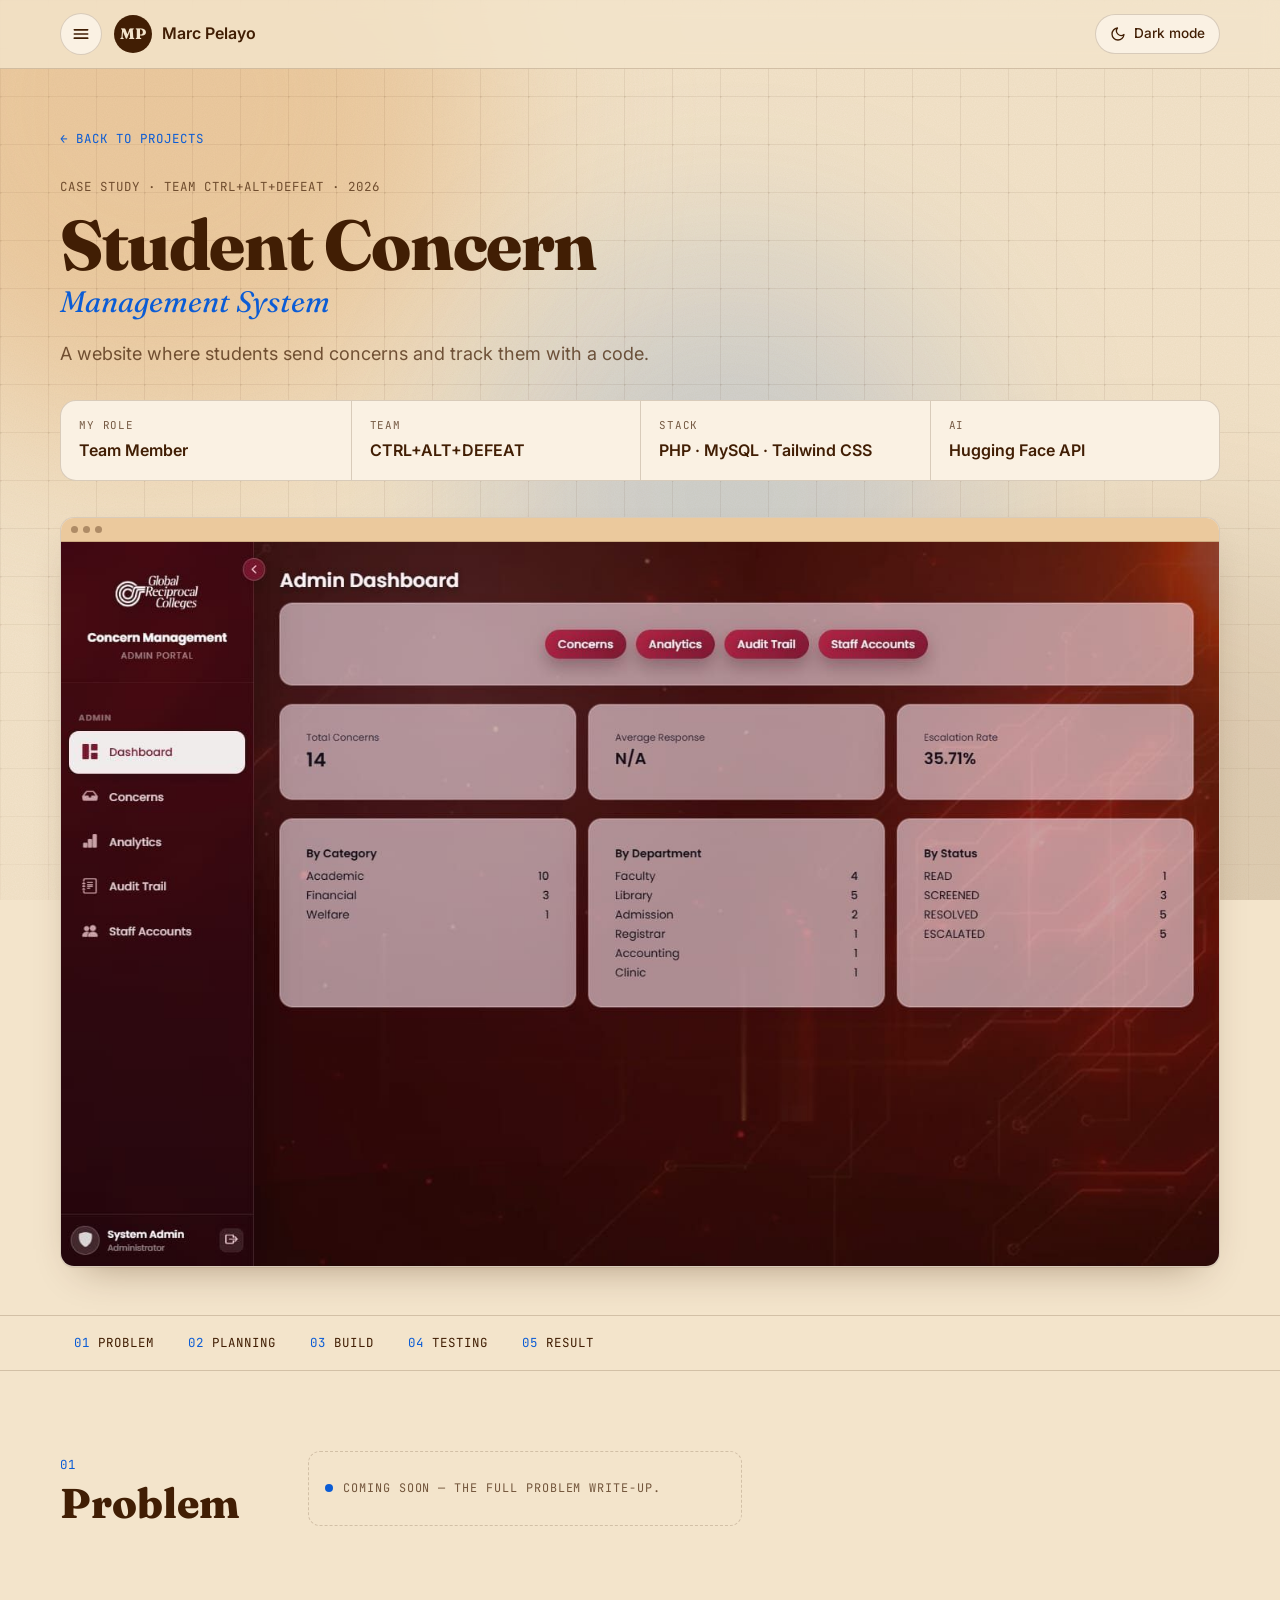
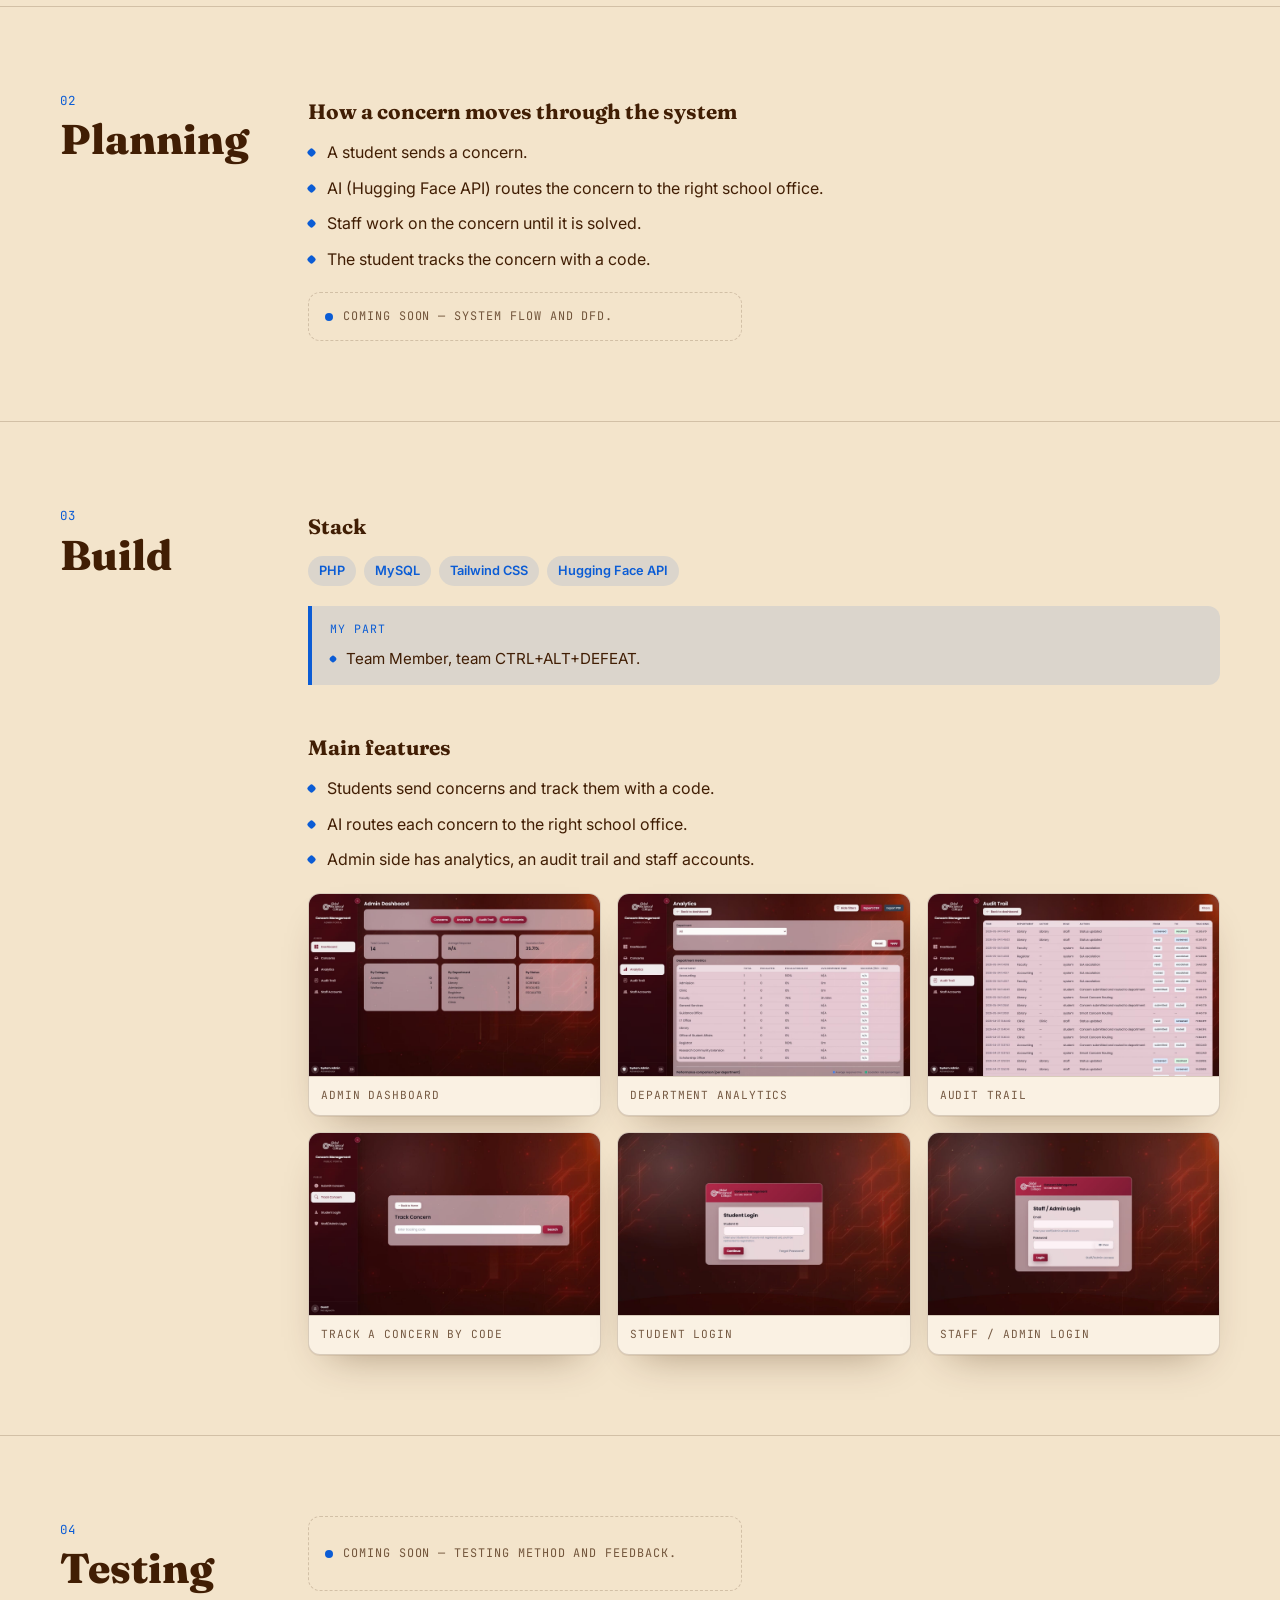
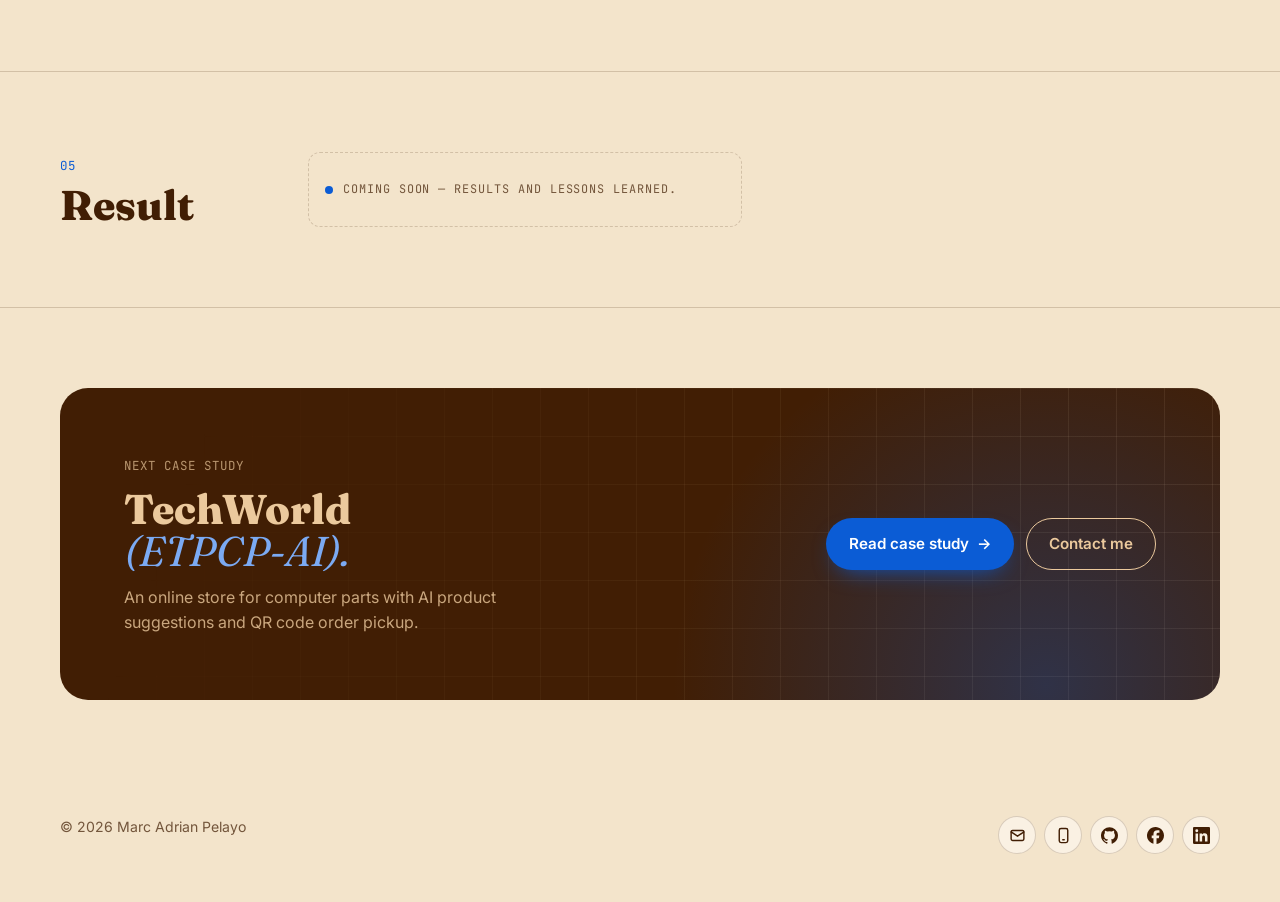
<file: scms.html>
<!DOCTYPE html>
<html lang="en" data-theme="light">
<head>
<meta charset="UTF-8">
<meta name="viewport" content="width=device-width, initial-scale=1">
<title>Student Concern Management System — Case study · Marc Adrian Pelayo</title>
<meta name="description" content="Case study: Student Concern Management System — students send concerns and track them with a code; AI routes each concern to the right school office. Team CTRL+ALT+DEFEAT.">
<link rel="canonical" href="https://marc-pelayo-portfolio.vercel.app/scms">
<meta name="theme-color" content="#F3E4CB" media="(prefers-color-scheme: light)">
<meta name="theme-color" content="#1F0E02" media="(prefers-color-scheme: dark)">
<meta property="og:type" content="article">
<meta property="og:url" content="https://marc-pelayo-portfolio.vercel.app/scms">
<meta property="og:title" content="Student Concern Management System — Case study by Marc Adrian Pelayo">
<meta property="og:description" content="Students send concerns and track them with a code; AI routes each concern to the right office.">
<meta property="og:image" content="https://marc-pelayo-portfolio.vercel.app/assets/og-image.png">
<meta name="twitter:card" content="summary_large_image">
<meta name="twitter:image" content="https://marc-pelayo-portfolio.vercel.app/assets/og-image.png">
<link rel="icon" href="assets/favicon.svg" type="image/svg+xml">
<link rel="icon" href="assets/favicon-32.png" sizes="32x32" type="image/png">
<link rel="apple-touch-icon" href="assets/apple-touch-icon.png">
<link rel="preconnect" href="https://fonts.googleapis.com">
<link rel="preconnect" href="https://fonts.gstatic.com" crossorigin>
<link href="https://fonts.googleapis.com/css2?family=Fraunces:opsz,wght@9..144,400;9..144,600;9..144,800&family=Inter:wght@400;500;600&family=JetBrains+Mono:wght@400;600&display=swap" rel="stylesheet">
<script src="js/theme-init.js"></script>
<link rel="stylesheet" href="css/style.css">
<!-- Analytics: same snippet as in index.html (commented out until you add your ID)
<script data-goatcounter="https://YOUR-CODE.goatcounter.com/count" async src="https://gc.zgo.at/count.js"></script>
-->
</head>
<body>

<div class="scroll-progress" aria-hidden="true"><span id="progressBar"></span></div>
<div class="bg-fx" aria-hidden="true">
  <div class="bg-blobs"><span class="blob b1"></span><span class="blob b2"></span><span class="blob b3"></span></div>
  <div class="bg-grid-wrap"><div class="bg-grid"><span class="signal"></span><span class="signal v"></span><span class="signal"></span><span class="signal v"></span></div></div>
</div>

<header class="nav">
  <div class="wrap">
    <div class="nav-left">
      <button class="menu-btn" id="menuBtn" aria-label="Open menu" aria-expanded="false" aria-controls="sidebar">
        <svg class="i-open" viewBox="0 0 24 24" fill="none" stroke="currentColor" stroke-width="2" stroke-linecap="round"><path d="M4 7h16M4 12h16M4 17h16"/></svg>
        <svg class="i-close" viewBox="0 0 24 24" fill="none" stroke="currentColor" stroke-width="2" stroke-linecap="round"><path d="M6 6l12 12M18 6 6 18"/></svg>
      </button>
      <a class="logo" href="index.html"><span class="logo-mark">MP</span> <span class="logo-text">Marc Pelayo</span></a>
    </div>
    <div class="nav-right">
    <button class="theme-btn" id="themeBtn" aria-label="Switch light or dark mode">
      <svg class="icon-moon" viewBox="0 0 24 24" fill="none" stroke="currentColor" stroke-width="2" stroke-linecap="round" stroke-linejoin="round"><path d="M21 12.8A9 9 0 1 1 11.2 3a7 7 0 0 0 9.8 9.8z"/></svg>
      <svg class="icon-sun" viewBox="0 0 24 24" fill="none" stroke="currentColor" stroke-width="2" stroke-linecap="round"><circle cx="12" cy="12" r="4"/><path d="M12 2v2M12 20v2M4.9 4.9l1.4 1.4M17.7 17.7l1.4 1.4M2 12h2M20 12h2M4.9 19.1l1.4-1.4M17.7 6.3l1.4-1.4"/></svg>
      <span class="lbl" id="themeLbl">Dark mode</span>
    </button>
    </div>
  </div>
</header>

<div class="scrim" id="scrim"></div>
<aside class="sidebar" id="sidebar" aria-label="Site menu" inert>
  <div class="side-head">
    <span class="logo"><span class="logo-mark">MP</span> <span class="mono">Menu</span></span>
    <button class="side-close" id="sideClose" aria-label="Close menu">
      <svg viewBox="0 0 24 24" fill="none" stroke="currentColor" stroke-width="2" stroke-linecap="round"><path d="M6 6l12 12M18 6 6 18"/></svg>
    </button>
  </div>
  <nav aria-label="Sections">
    <ol class="side-links">
      <li style="--i:0"><a href="index.html#top"><span class="mono">00</span>Home</a></li>
      <li style="--i:1"><a href="index.html#needs"><span class="mono">01</span>Your needs</a></li>
      <li style="--i:2"><a href="index.html#projects" class="active" aria-current="page"><span class="mono">02</span>Projects</a></li>
      <li style="--i:3"><a href="index.html#handson"><span class="mono">03</span>Hands-on</a></li>
      <li style="--i:4"><a href="index.html#skills"><span class="mono">04</span>Skills</a></li>
      <li style="--i:5"><a href="index.html#experience"><span class="mono">05</span>Experience</a></li>
      <li style="--i:6"><a href="index.html#certificates"><span class="mono">06</span>Certificates</a></li>
      <li style="--i:7" hidden><a href="index.html#testimonials"><span class="mono">07</span>Testimonials</a></li>
      <li style="--i:8"><a href="index.html#contact"><span class="mono">07</span>Contact</a></li>
    </ol>
  </nav>
  <div class="side-foot">
    <a class="btn btn-primary" href="mailto:marcaustriapelayo@gmail.com">Email me</a>
    <a class="btn btn-ghost" href="Marc-Adrian-Pelayo-CV.pdf?v=20261127" download target="_blank" rel="noopener">
      <svg width="16" height="16" viewBox="0 0 24 24" fill="none" stroke="currentColor" stroke-width="2.2" stroke-linecap="round" stroke-linejoin="round" aria-hidden="true"><path d="M12 4v11M7 10l5 5 5-5M5 20h14"/></svg>
      Download CV
    </a>
  </div>
</aside>

<main id="top">
  <section class="cs-hero">
    <div class="wrap">
      <a class="cs-back mono" href="index.html#projects"><span aria-hidden="true">←</span> Back to projects</a>
      <span class="mono cs-kicker">Case study · Team CTRL+ALT+DEFEAT · 2026</span>
      <h1>Student Concern <small>Management System</small></h1>
      <p class="lead">A website where students send concerns and track them with a code.</p>
      <dl class="cs-facts">
        <div><dt>My role</dt><dd>Team Member</dd></div>
        <div><dt>Team</dt><dd>CTRL+ALT+DEFEAT</dd></div>
        <div><dt>Stack</dt><dd>PHP · MySQL · Tailwind CSS</dd></div>
        <div><dt>AI</dt><dd>Hugging Face API</dd></div>
      </dl>
      <figure class="cs-shot">
        <div class="bar" aria-hidden="true"><i></i><i></i><i></i></div>
        <img src="assets/scms-dashboard.jpg" alt="Student Concern Management admin dashboard" width="1440" height="900" data-zoom data-cap="Admin dashboard">
      </figure>
    </div>
  </section>

  <nav class="cs-steps" aria-label="Case study steps">
    <div class="wrap">
      <ol class="mono">
        <li><a href="#problem"><span>01</span>Problem</a></li>
        <li><a href="#planning"><span>02</span>Planning</a></li>
        <li><a href="#build"><span>03</span>Build</a></li>
        <li><a href="#testing"><span>04</span>Testing</a></li>
        <li><a href="#result"><span>05</span>Result</a></li>
      </ol>
    </div>
  </nav>

  <section class="cs-sec" id="problem">
    <div class="wrap cs-grid">
      <div class="cs-label reveal"><span class="mono">01</span><h2>Problem</h2></div>
      <div class="cs-body reveal">
        <!-- TODO (Marc): describe the main problem (how were student concerns handled before, and what went wrong?). -->
        <p class="soon mono">Coming soon — the full problem write-up.</p>
      </div>
    </div>
  </section>

  <section class="cs-sec" id="planning">
    <div class="wrap cs-grid">
      <div class="cs-label reveal"><span class="mono">02</span><h2>Planning</h2></div>
      <div class="cs-body">
        <div class="reveal">
          <h3>How a concern moves through the system</h3>
          <ol class="cs-list" style="margin-top:12px">
            <li>A student sends a concern.</li>
            <li>AI (Hugging Face API) routes the concern to the right school office.</li>
            <li>Staff work on the concern until it is solved.</li>
            <li>The student tracks the concern with a code.</li>
          </ol>
        </div>
        <!-- TODO (Marc): add the system flow / DFD the team made, if you have it. -->
        <p class="soon mono reveal">Coming soon — system flow and DFD.</p>
      </div>
    </div>
  </section>

  <section class="cs-sec" id="build">
    <div class="wrap cs-grid">
      <div class="cs-label reveal"><span class="mono">03</span><h2>Build</h2></div>
      <div class="cs-body">
        <div class="reveal">
          <h3>Stack</h3>
          <div class="chips" style="margin-top:12px"><span class="chip">PHP</span><span class="chip">MySQL</span><span class="chip">Tailwind CSS</span><span class="chip">Hugging Face API</span></div>
        </div>
        <div class="my-part reveal">
          <span class="mono">My part</span>
          <ul>
            <li>Team Member, team CTRL+ALT+DEFEAT.</li>
            <!-- TODO (Marc): what you built in this project -->
            <li class="todo-line" data-draft hidden>[TODO (Marc): what you built in this project, e.g. which pages, the AI routing, the database…]</li>
          </ul>
        </div>
        <div class="reveal">
          <h3>Main features</h3>
          <ul class="cs-list" style="margin-top:12px">
            <li>Students send concerns and track them with a code.</li>
            <li>AI routes each concern to the right school office.</li>
            <li>Admin side has analytics, an audit trail and staff accounts.</li>
          </ul>
        </div>
        <div class="cs-gallery">
          <figure class="reveal"><img src="assets/scms-dashboard.jpg" alt="Admin dashboard" width="1440" height="900" loading="lazy" data-zoom data-cap="Admin dashboard"><figcaption class="mono">Admin dashboard</figcaption></figure>
          <figure class="reveal"><img src="assets/scms-analytics.jpg" alt="Department analytics" width="1440" height="900" loading="lazy" data-zoom data-cap="Department analytics"><figcaption class="mono">Department analytics</figcaption></figure>
          <figure class="reveal"><img src="assets/scms-audit.jpg" alt="Audit trail" width="1440" height="900" loading="lazy" data-zoom data-cap="Audit trail"><figcaption class="mono">Audit trail</figcaption></figure>
          <figure class="reveal"><img src="assets/scms-track.jpg" alt="Track a concern by code" width="1440" height="900" loading="lazy" data-zoom data-cap="Track a concern by code"><figcaption class="mono">Track a concern by code</figcaption></figure>
          <figure class="reveal"><img src="assets/scms-student-login.jpg" alt="Student login" width="1440" height="900" loading="lazy" data-zoom data-cap="Student login"><figcaption class="mono">Student login</figcaption></figure>
          <figure class="reveal"><img src="assets/scms-staff-login.jpg" alt="Staff / admin login" width="1440" height="900" loading="lazy" data-zoom data-cap="Staff / admin login"><figcaption class="mono">Staff / admin login</figcaption></figure>
        </div>
      </div>
    </div>
  </section>

  <section class="cs-sec" id="testing">
    <div class="wrap cs-grid">
      <div class="cs-label reveal"><span class="mono">04</span><h2>Testing</h2></div>
      <div class="cs-body reveal">
        <!-- TODO (Marc): how was the system tested, and by whom? -->
        <p class="soon mono">Coming soon — testing method and feedback.</p>
      </div>
    </div>
  </section>

  <section class="cs-sec" id="result">
    <div class="wrap cs-grid">
      <div class="cs-label reveal"><span class="mono">05</span><h2>Result</h2></div>
      <div class="cs-body reveal">
        <!-- TODO (Marc): outcome of the project and what you learned. -->
        <p class="soon mono">Coming soon — results and lessons learned.</p>
      </div>
    </div>
  </section>

  <section class="cs-next">
    <div class="wrap">
      <div class="contact reveal">
        <div>
          <span class="mono" style="opacity:.7">Next case study</span>
          <h2 style="margin-top:10px">TechWorld<br><em>(ETPCP-AI).</em></h2>
          <p>An online store for computer parts with AI product suggestions and QR code order pickup.</p>
        </div>
        <div class="c-btns">
          <a class="btn btn-primary" href="techworld.html">Read case study <span aria-hidden="true">→</span></a>
          <a class="btn btn-ghost" href="index.html#contact">Contact me</a>
        </div>
      </div>
    </div>
  </section>
</main>

<footer>
  <div class="wrap">
    <span>© 2026 Marc Adrian Pelayo</span>
    <span class="foot-r">
      <nav class="social" aria-label="Contact and social links">
        <a class="soc" href="mailto:marcaustriapelayo@gmail.com" aria-label="Email"><svg viewBox="0 0 24 24" fill="none" stroke="currentColor" stroke-width="2" stroke-linecap="round" stroke-linejoin="round" aria-hidden="true"><rect x="3" y="5" width="18" height="14" rx="2"/><path d="m3 7 9 6 9-6"/></svg></a>
        <a class="soc" href="tel:+639269391284" aria-label="Call or text 0926 939 1284"><svg viewBox="0 0 24 24" fill="none" stroke="currentColor" stroke-width="2" stroke-linecap="round" stroke-linejoin="round" aria-hidden="true"><rect x="6" y="2" width="12" height="20" rx="2.5"/><path d="M11 18h2"/></svg></a>
        <a class="soc" href="https://github.com/Marcaustriapelayo" target="_blank" rel="noopener" data-social="github" aria-label="GitHub (opens in a new tab)"><svg viewBox="0 0 24 24" fill="currentColor" aria-hidden="true"><path d="M12 .3a12 12 0 0 0-3.8 23.38c.6.12.82-.26.82-.57v-2.04c-3.34.72-4.04-1.61-4.04-1.61-.55-1.39-1.33-1.76-1.33-1.76-1.09-.74.08-.73.08-.73 1.2.09 1.84 1.24 1.84 1.24 1.07 1.83 2.81 1.3 3.5 1 .1-.78.42-1.31.76-1.61-2.67-.3-5.47-1.33-5.47-5.93 0-1.31.47-2.38 1.24-3.22-.14-.3-.54-1.52.1-3.18 0 0 1.01-.32 3.3 1.23a11.5 11.5 0 0 1 6 0c2.28-1.55 3.29-1.23 3.29-1.23.64 1.66.24 2.88.12 3.18a4.65 4.65 0 0 1 1.23 3.22c0 4.61-2.8 5.63-5.48 5.92.42.36.81 1.1.81 2.22v3.29c0 .32.21.69.82.57A12 12 0 0 0 12 .3"/></svg></a>
        <a class="soc" href="https://www.facebook.com/marc.pelayo.75" target="_blank" rel="noopener" data-social="facebook" aria-label="Facebook (opens in a new tab)"><svg viewBox="0 0 24 24" fill="currentColor" aria-hidden="true"><path d="M9.1 23.69v-7.98H6.63v-3.67H9.1v-1.58c0-4.09 1.85-5.98 5.86-5.98.4 0 .96.04 1.47.1.42.04.83.11 1.14.2v3.32a8.6 8.6 0 0 0-1.39-.05c-.71 0-1.26.1-1.68.31-.29.15-.52.36-.68.63-.26.42-.37.99-.37 1.75v1.3h3.92l-.67 3.67h-3.25v8.24A12 12 0 1 0 9.1 23.69Z"/></svg></a>
        <a class="soc" href="https://www.linkedin.com/in/pelayo-marc-73b771451" target="_blank" rel="noopener" data-social="linkedin" aria-label="LinkedIn (opens in a new tab)"><svg viewBox="0 0 24 24" fill="currentColor" aria-hidden="true"><path d="M20.45 20.45h-3.56v-5.57c0-1.33-.02-3.04-1.85-3.04-1.85 0-2.14 1.45-2.14 2.94v5.67H9.35V9h3.41v1.56h.05c.48-.9 1.64-1.85 3.37-1.85 3.6 0 4.27 2.37 4.27 5.46v6.28ZM5.34 7.43a2.06 2.06 0 1 1 0-4.13 2.06 2.06 0 0 1 0 4.13Zm1.78 13.02H3.56V9h3.56v11.45ZM22.23 0H1.77C.79 0 0 .77 0 1.73v20.54C0 23.23.79 24 1.77 24h20.45c.98 0 1.78-.77 1.78-1.73V1.73C24 .77 23.2 0 22.22 0Z"/></svg></a>
      </nav>
    </span>
  </div>
</footer>

<div class="lightbox" id="lightbox" role="dialog" aria-modal="true" aria-label="Media preview">
  <button class="lb-close" id="lbClose" type="button" aria-label="Close preview">
    <svg viewBox="0 0 24 24" fill="none" stroke="currentColor" stroke-width="2" stroke-linecap="round" aria-hidden="true"><path d="M6 6l12 12M18 6 6 18"/></svg>
  </button>
  <div class="lb-body">
    <img id="lbImg" alt="">
    <video id="lbVid" controls playsinline preload="none" hidden></video>
    <p id="lbCap" class="mono"></p>
  </div>
</div>

<script src="js/config.js"></script>
<script src="js/main.js"></script>
</body>
</html>
</file>
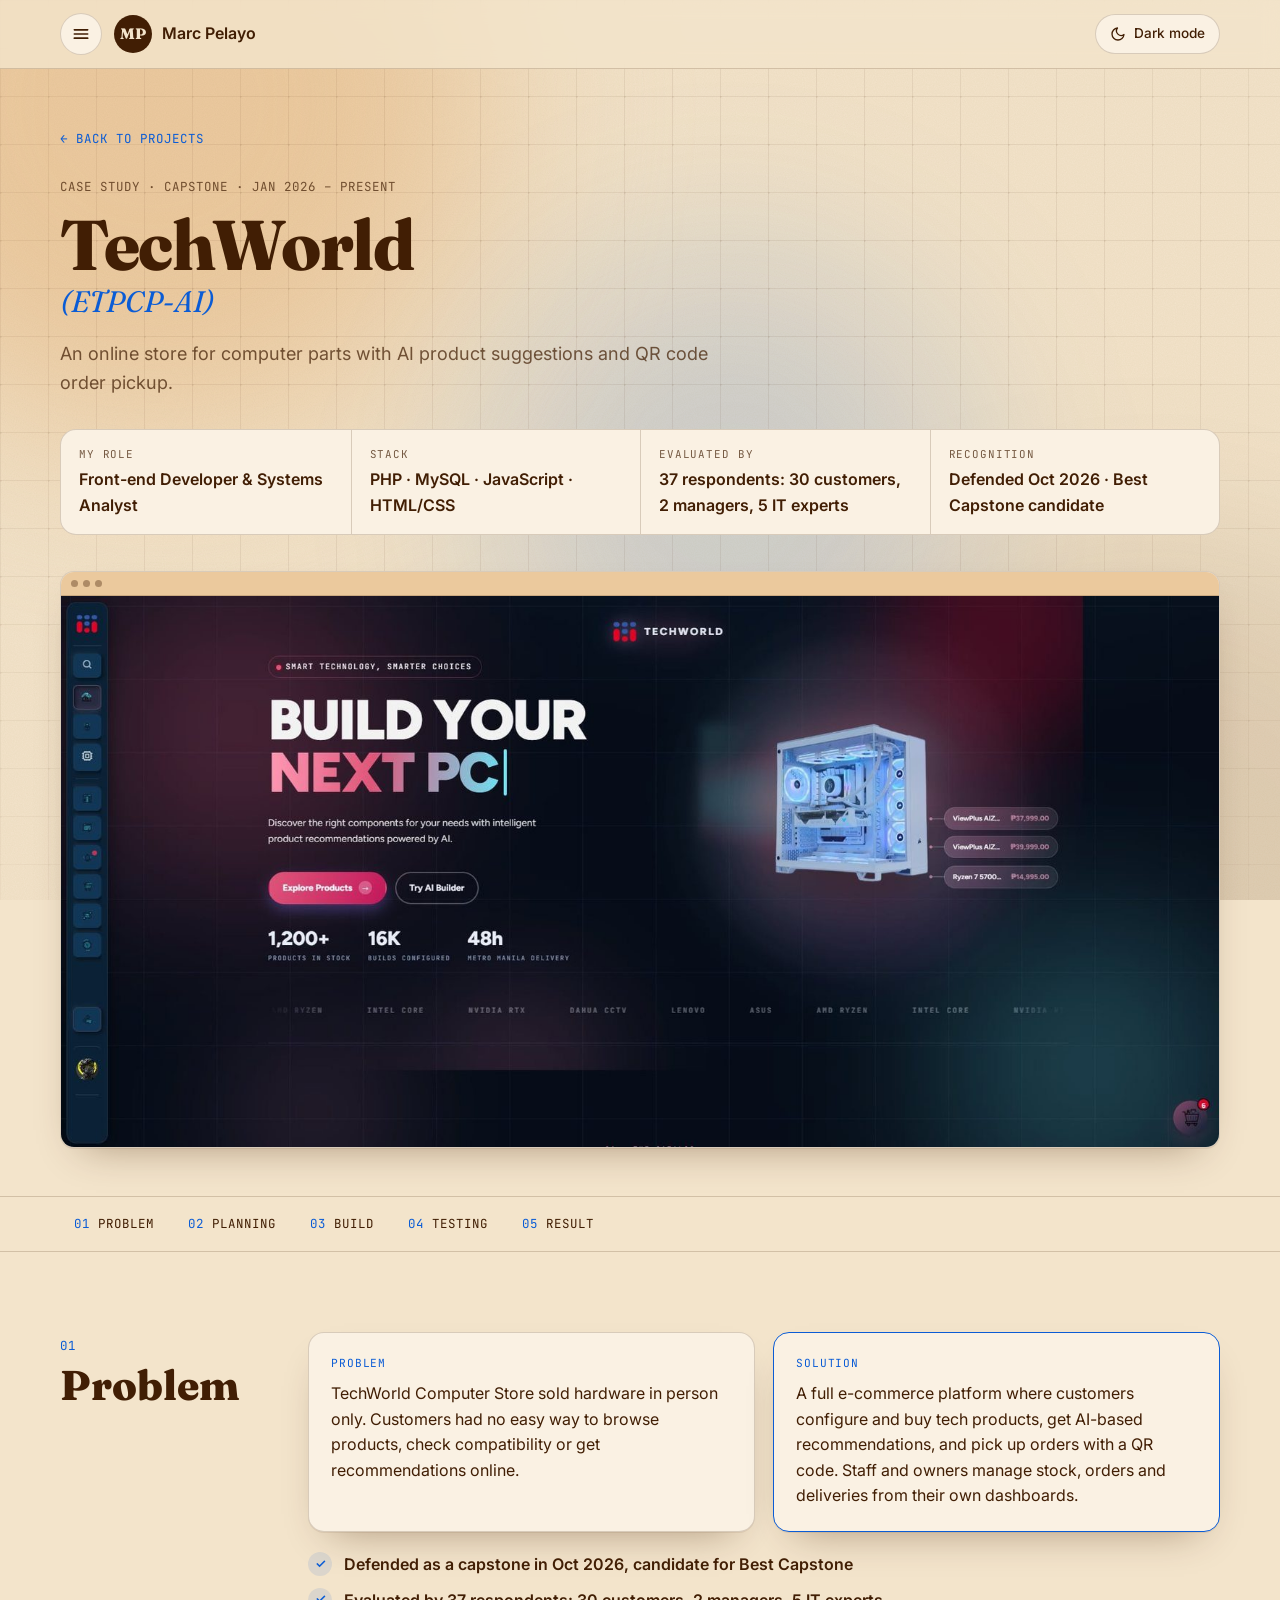
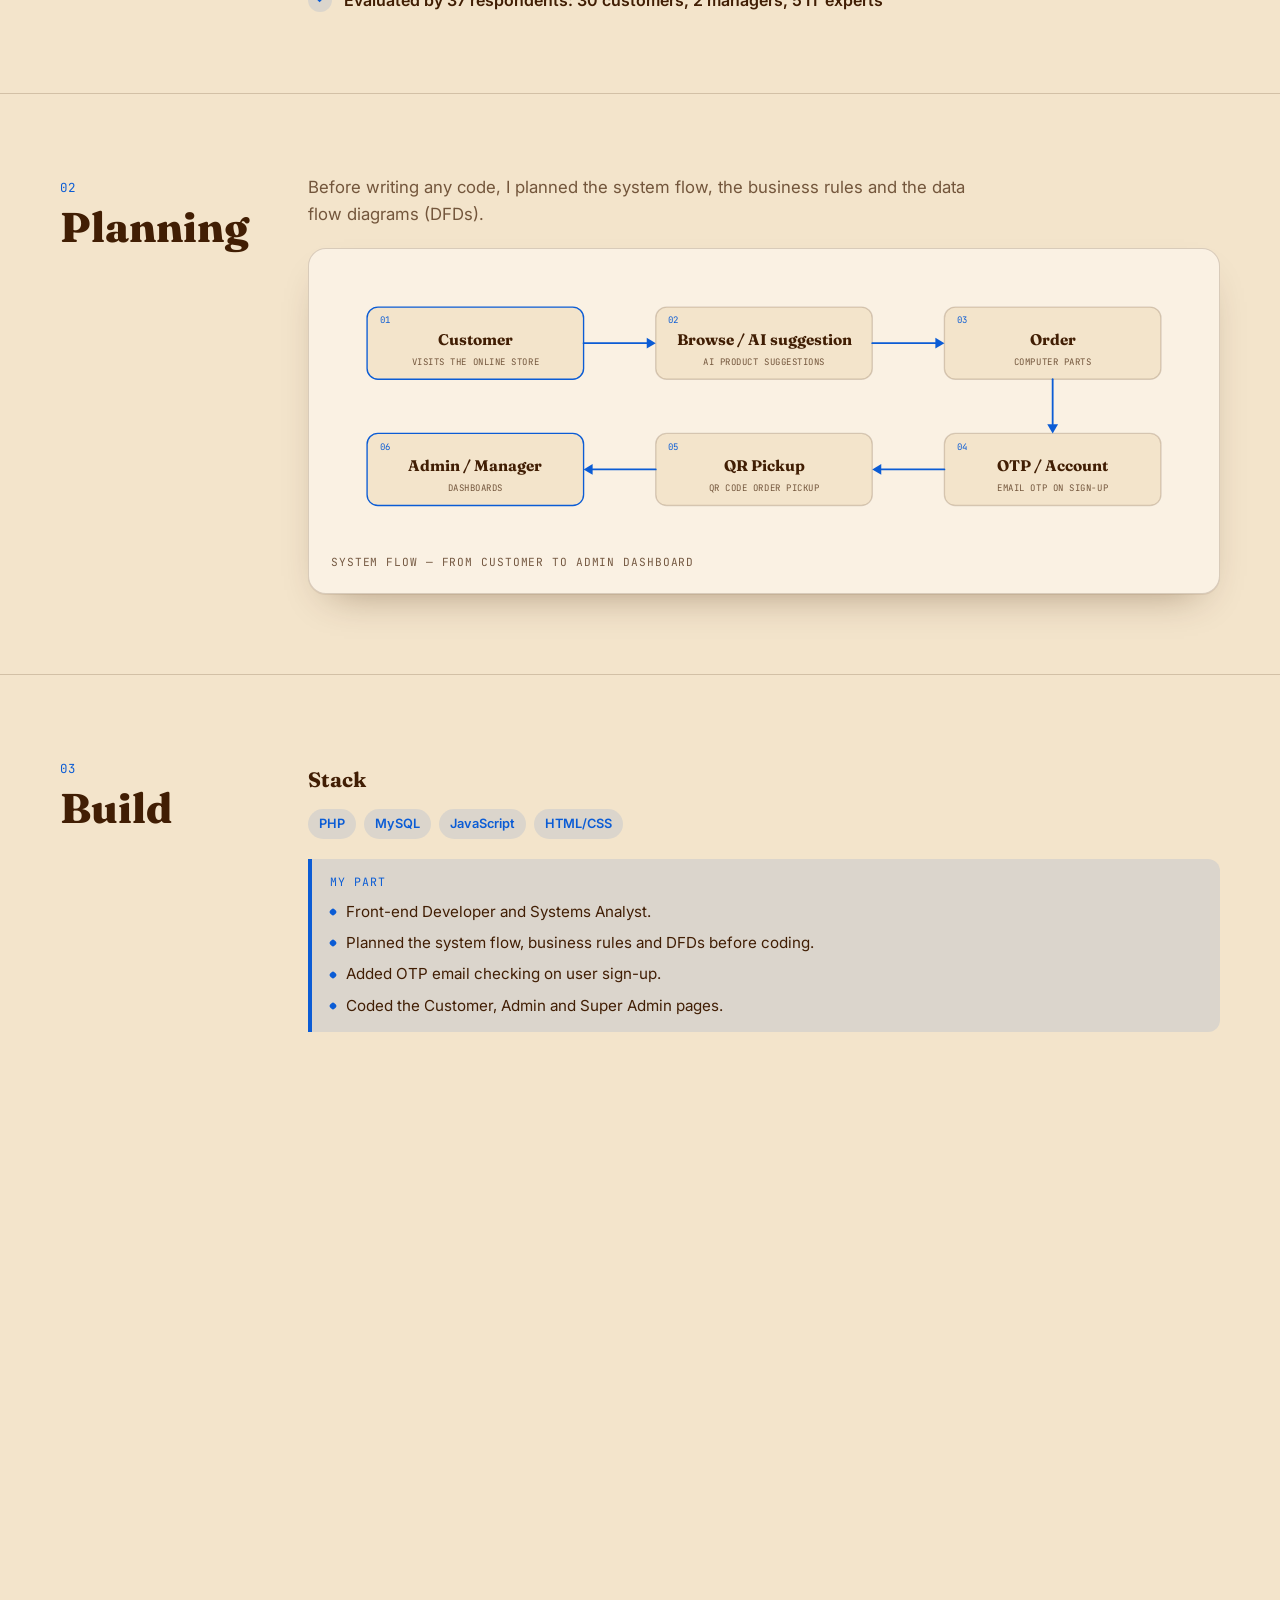
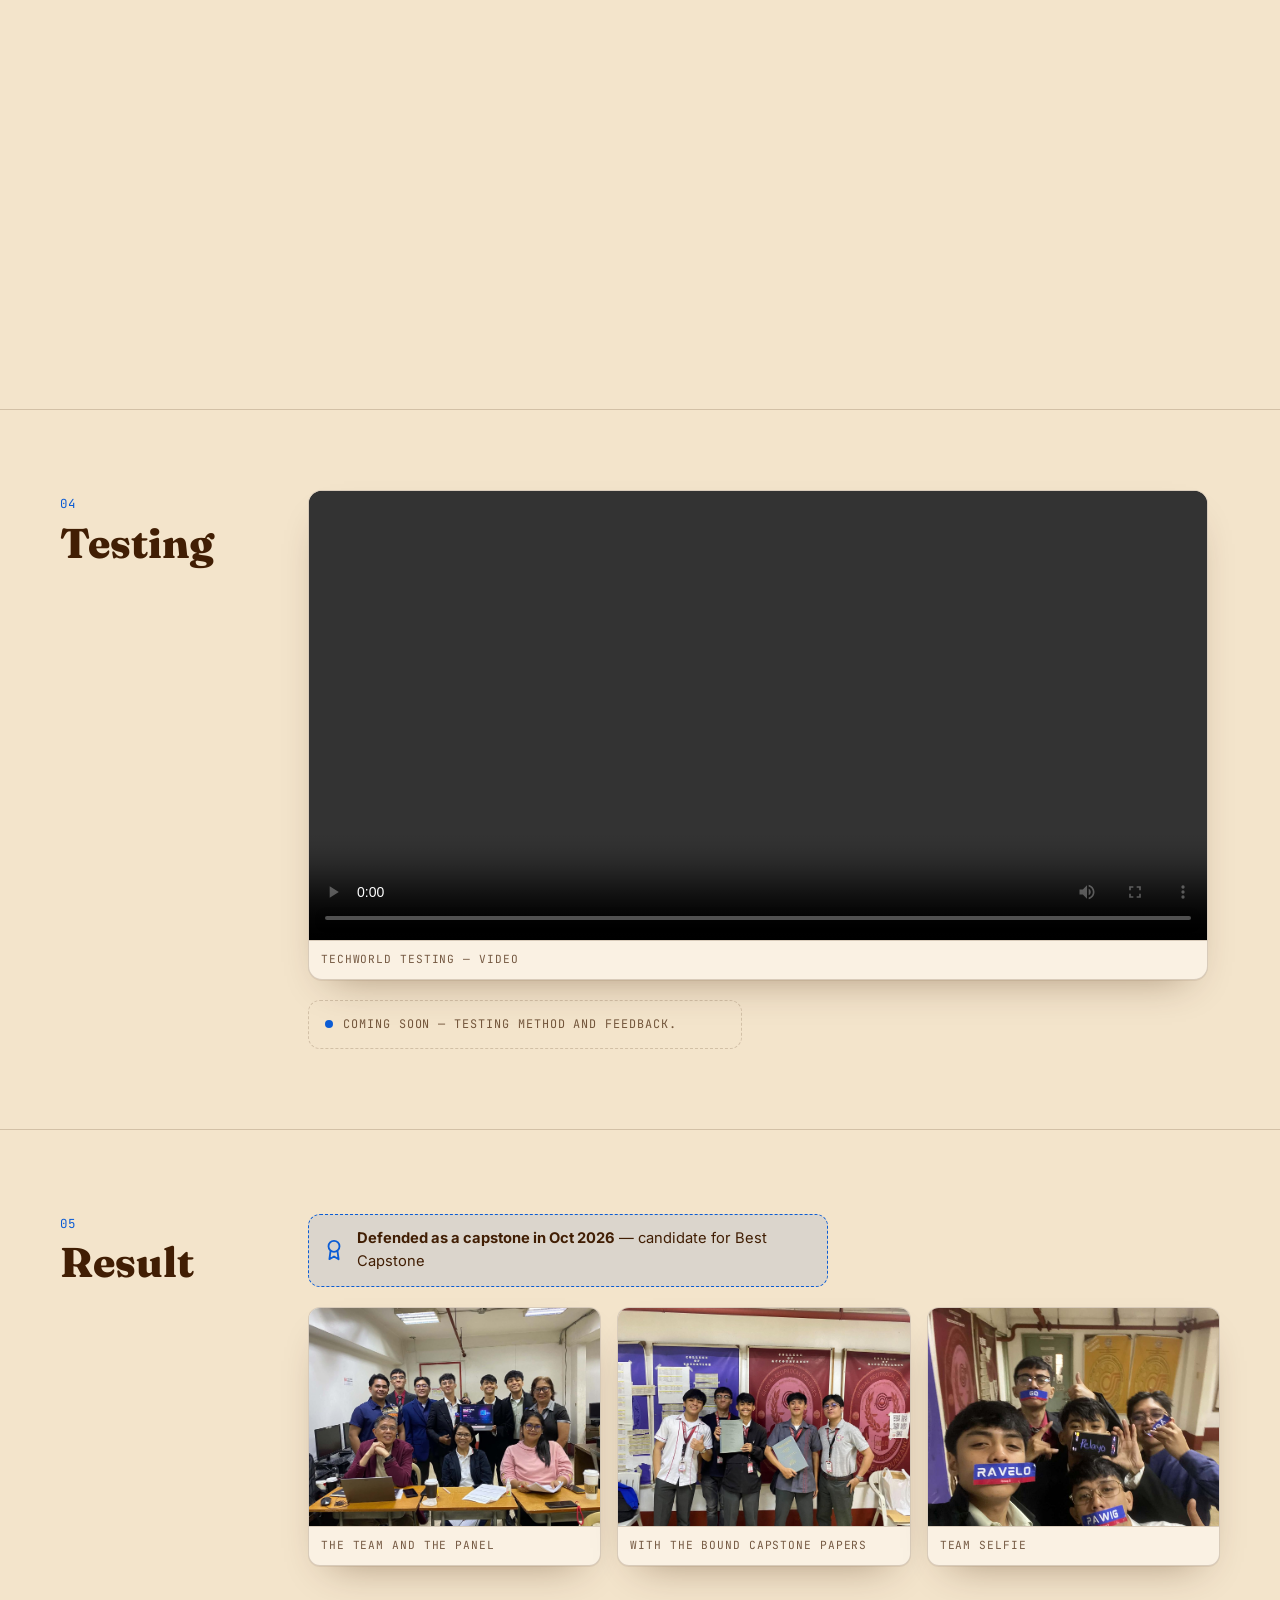
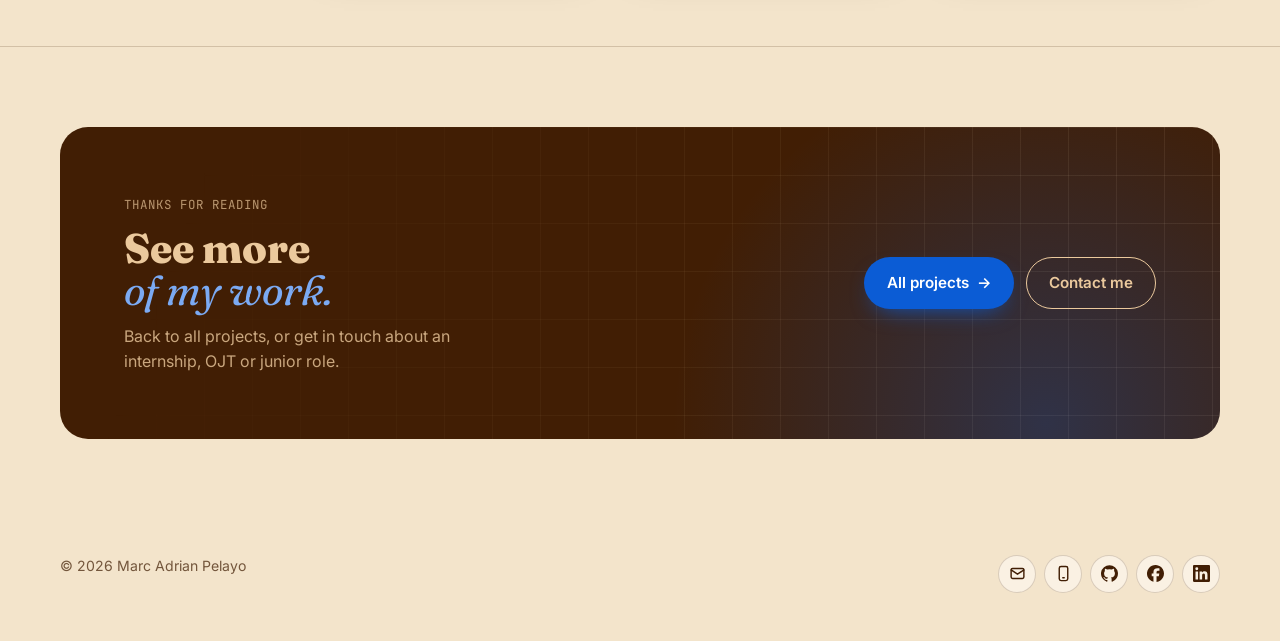
<file: techworld.html>
<!DOCTYPE html>
<html lang="en" data-theme="light">
<head>
<meta charset="UTF-8">
<meta name="viewport" content="width=device-width, initial-scale=1">
<title>TechWorld (ETPCP-AI) — Case study · Marc Adrian Pelayo</title>
<meta name="description" content="Case study: TechWorld, an online store for computer parts with AI product suggestions and QR code order pickup. Capstone project by Marc Adrian Pelayo.">
<link rel="canonical" href="https://marc-pelayo-portfolio.vercel.app/techworld">
<meta name="theme-color" content="#F3E4CB" media="(prefers-color-scheme: light)">
<meta name="theme-color" content="#1F0E02" media="(prefers-color-scheme: dark)">
<meta property="og:type" content="article">
<meta property="og:url" content="https://marc-pelayo-portfolio.vercel.app/techworld">
<meta property="og:title" content="TechWorld (ETPCP-AI) — Case study by Marc Adrian Pelayo">
<meta property="og:description" content="An online store for computer parts with AI product suggestions and QR code order pickup. Nominated for Best Capstone, October 2026.">
<meta property="og:image" content="https://marc-pelayo-portfolio.vercel.app/assets/og-image.png">
<meta name="twitter:card" content="summary_large_image">
<meta name="twitter:image" content="https://marc-pelayo-portfolio.vercel.app/assets/og-image.png">
<link rel="icon" href="assets/favicon.svg" type="image/svg+xml">
<link rel="icon" href="assets/favicon-32.png" sizes="32x32" type="image/png">
<link rel="apple-touch-icon" href="assets/apple-touch-icon.png">
<link rel="preconnect" href="https://fonts.googleapis.com">
<link rel="preconnect" href="https://fonts.gstatic.com" crossorigin>
<link href="https://fonts.googleapis.com/css2?family=Fraunces:opsz,wght@9..144,400;9..144,600;9..144,800&family=Inter:wght@400;500;600&family=JetBrains+Mono:wght@400;600&display=swap" rel="stylesheet">
<script src="js/theme-init.js"></script>
<link rel="stylesheet" href="css/style.css">
<!-- Analytics: same snippet as in index.html (commented out until you add your ID)
<script data-goatcounter="https://YOUR-CODE.goatcounter.com/count" async src="https://gc.zgo.at/count.js"></script>
-->
</head>
<body>

<div class="scroll-progress" aria-hidden="true"><span id="progressBar"></span></div>
<div class="bg-fx" aria-hidden="true">
  <div class="bg-blobs"><span class="blob b1"></span><span class="blob b2"></span><span class="blob b3"></span></div>
  <div class="bg-grid-wrap"><div class="bg-grid"><span class="signal"></span><span class="signal v"></span><span class="signal"></span><span class="signal v"></span></div></div>
</div>

<header class="nav">
  <div class="wrap">
    <div class="nav-left">
      <button class="menu-btn" id="menuBtn" aria-label="Open menu" aria-expanded="false" aria-controls="sidebar">
        <svg class="i-open" viewBox="0 0 24 24" fill="none" stroke="currentColor" stroke-width="2" stroke-linecap="round"><path d="M4 7h16M4 12h16M4 17h16"/></svg>
        <svg class="i-close" viewBox="0 0 24 24" fill="none" stroke="currentColor" stroke-width="2" stroke-linecap="round"><path d="M6 6l12 12M18 6 6 18"/></svg>
      </button>
      <a class="logo" href="index.html"><span class="logo-mark">MP</span> <span class="logo-text">Marc Pelayo</span></a>
    </div>
    <div class="nav-right">
    <button class="theme-btn" id="themeBtn" aria-label="Switch light or dark mode">
      <svg class="icon-moon" viewBox="0 0 24 24" fill="none" stroke="currentColor" stroke-width="2" stroke-linecap="round" stroke-linejoin="round"><path d="M21 12.8A9 9 0 1 1 11.2 3a7 7 0 0 0 9.8 9.8z"/></svg>
      <svg class="icon-sun" viewBox="0 0 24 24" fill="none" stroke="currentColor" stroke-width="2" stroke-linecap="round"><circle cx="12" cy="12" r="4"/><path d="M12 2v2M12 20v2M4.9 4.9l1.4 1.4M17.7 17.7l1.4 1.4M2 12h2M20 12h2M4.9 19.1l1.4-1.4M17.7 6.3l1.4-1.4"/></svg>
      <span class="lbl" id="themeLbl">Dark mode</span>
    </button>
    </div>
  </div>
</header>

<div class="scrim" id="scrim"></div>
<aside class="sidebar" id="sidebar" aria-label="Site menu" inert>
  <div class="side-head">
    <span class="logo"><span class="logo-mark">MP</span> <span class="mono">Menu</span></span>
    <button class="side-close" id="sideClose" aria-label="Close menu">
      <svg viewBox="0 0 24 24" fill="none" stroke="currentColor" stroke-width="2" stroke-linecap="round"><path d="M6 6l12 12M18 6 6 18"/></svg>
    </button>
  </div>
  <nav aria-label="Sections">
    <ol class="side-links">
      <li style="--i:0"><a href="index.html#top"><span class="mono">00</span>Home</a></li>
      <li style="--i:1"><a href="index.html#needs"><span class="mono">01</span>Your needs</a></li>
      <li style="--i:2"><a href="index.html#projects" class="active" aria-current="page"><span class="mono">02</span>Projects</a></li>
      <li style="--i:3"><a href="index.html#handson"><span class="mono">03</span>Hands-on</a></li>
      <li style="--i:4"><a href="index.html#skills"><span class="mono">04</span>Skills</a></li>
      <li style="--i:5"><a href="index.html#experience"><span class="mono">05</span>Experience</a></li>
      <li style="--i:6"><a href="index.html#certificates"><span class="mono">06</span>Certificates</a></li>
      <li style="--i:7" hidden><a href="index.html#testimonials"><span class="mono">07</span>Testimonials</a></li>
      <li style="--i:8"><a href="index.html#contact"><span class="mono">07</span>Contact</a></li>
    </ol>
  </nav>
  <div class="side-foot">
    <a class="btn btn-primary" href="mailto:marcaustriapelayo@gmail.com">Email me</a>
    <a class="btn btn-ghost" href="Marc-Adrian-Pelayo-CV.pdf?v=20261127" download target="_blank" rel="noopener">
      <svg width="16" height="16" viewBox="0 0 24 24" fill="none" stroke="currentColor" stroke-width="2.2" stroke-linecap="round" stroke-linejoin="round" aria-hidden="true"><path d="M12 4v11M7 10l5 5 5-5M5 20h14"/></svg>
      Download CV
    </a>
  </div>
</aside>

<main id="top">
  <section class="cs-hero">
    <div class="wrap">
      <a class="cs-back mono" href="index.html#projects"><span aria-hidden="true">←</span> Back to projects</a>
      <span class="mono cs-kicker">Case study · Capstone · Jan 2026 – Present</span>
      <h1>TechWorld <small>(ETPCP-AI)</small></h1>
      <p class="lead">An online store for computer parts with AI product suggestions and QR code order pickup.</p>
      <dl class="cs-facts">
        <div><dt>My role</dt><dd>Front-end Developer &amp; Systems Analyst</dd></div>
        <div><dt>Stack</dt><dd>PHP · MySQL · JavaScript · HTML/CSS</dd></div>
        <div><dt>Evaluated by</dt><dd>37 respondents: 30 customers, 2 managers, 5 IT experts</dd></div>
        <div><dt>Recognition</dt><dd>Defended Oct 2026 · Best Capstone candidate</dd></div>
      </dl>
      <figure class="cs-shot">
        <div class="bar" aria-hidden="true"><i></i><i></i><i></i></div>
        <img src="assets/techworld-landing.jpg" alt="TechWorld customer landing page" width="1600" height="761" data-zoom data-cap="TechWorld — customer landing page">
      </figure>
    </div>
  </section>

  <nav class="cs-steps" aria-label="Case study steps">
    <div class="wrap">
      <ol class="mono">
        <li><a href="#problem"><span>01</span>Problem</a></li>
        <li><a href="#planning"><span>02</span>Planning</a></li>
        <li><a href="#build"><span>03</span>Build</a></li>
        <li><a href="#testing"><span>04</span>Testing</a></li>
        <li><a href="#result"><span>05</span>Result</a></li>
      </ol>
    </div>
  </nav>

  <section class="cs-sec" id="problem">
    <div class="wrap cs-grid">
      <div class="cs-label reveal"><span class="mono">01</span><h2>Problem</h2></div>
      <div class="cs-body">
        <div class="cs-overview reveal">
          <div class="ov-block">
            <span class="mono ov-tag">Problem</span>
            <p>TechWorld Computer Store sold hardware in person only. Customers had no easy way to browse products, check compatibility or get recommendations online.</p>
          </div>
          <div class="ov-block">
            <span class="mono ov-tag">Solution</span>
            <p>A full e-commerce platform where customers configure and buy tech products, get AI-based recommendations, and pick up orders with a QR code. Staff and owners manage stock, orders and deliveries from their own dashboards.</p>
          </div>
        </div>
        <ul class="ov-checks reveal">
          <li>Defended as a capstone in Oct 2026, candidate for Best Capstone</li>
          <li>Evaluated by 37 respondents: 30 customers, 2 managers, 5 IT experts</li>
        </ul>
      </div>
    </div>
  </section>

  <section class="cs-sec" id="planning">
    <div class="wrap cs-grid">
      <div class="cs-label reveal"><span class="mono">02</span><h2>Planning</h2></div>
      <div class="cs-body">
        <p class="reveal">Before writing any code, I planned the system flow, the business rules and the data flow diagrams (DFDs).</p>

        <figure class="flow" aria-labelledby="flowCap">
          <!-- desktop: 3 × 2 layout -->
          <svg class="flow-h" viewBox="0 0 960 300" aria-hidden="true">
            <path id="flTrackH" class="fl-track" d="M160 80H800V220H160"/>
            <circle class="fl-dot" r="6"><animateMotion dur="7s" repeatCount="indefinite" begin="indefinite"><mpath href="#flTrackH"/></animateMotion></circle>
            <g class="fl-box key" style="--k:0"><rect x="40" y="40" width="240" height="80" rx="12"/><text class="fl-n" x="54" y="58">01</text><text class="fl-t" x="160" y="82">Customer</text><text class="fl-s" x="160" y="104">Visits the online store</text></g>
            <g class="fl-box" style="--k:1"><rect x="360" y="40" width="240" height="80" rx="12"/><text class="fl-n" x="374" y="58">02</text><text class="fl-t" x="480" y="82">Browse / AI suggestion</text><text class="fl-s" x="480" y="104">AI product suggestions</text></g>
            <g class="fl-box" style="--k:2"><rect x="680" y="40" width="240" height="80" rx="12"/><text class="fl-n" x="694" y="58">03</text><text class="fl-t" x="800" y="82">Order</text><text class="fl-s" x="800" y="104">Computer parts</text></g>
            <g class="fl-box" style="--k:3"><rect x="680" y="180" width="240" height="80" rx="12"/><text class="fl-n" x="694" y="198">04</text><text class="fl-t" x="800" y="222">OTP / Account</text><text class="fl-s" x="800" y="244">Email OTP on sign-up</text></g>
            <g class="fl-box" style="--k:4"><rect x="360" y="180" width="240" height="80" rx="12"/><text class="fl-n" x="374" y="198">05</text><text class="fl-t" x="480" y="222">QR Pickup</text><text class="fl-s" x="480" y="244">QR code order pickup</text></g>
            <g class="fl-box key" style="--k:5"><rect x="40" y="180" width="240" height="80" rx="12"/><text class="fl-n" x="54" y="198">06</text><text class="fl-t" x="160" y="222">Admin / Manager</text><text class="fl-s" x="160" y="244">Dashboards</text></g>
            <g style="--k:0"><path class="fl-line" pathLength="1" d="M280 80H350"/><polygon class="fl-head" points="350,74 360,80 350,86"/></g>
            <g style="--k:1"><path class="fl-line" pathLength="1" d="M600 80H670"/><polygon class="fl-head" points="670,74 680,80 670,86"/></g>
            <g style="--k:2"><path class="fl-line" pathLength="1" d="M800 120V170"/><polygon class="fl-head" points="794,170 800,180 806,170"/></g>
            <g style="--k:3"><path class="fl-line" pathLength="1" d="M680 220H610"/><polygon class="fl-head" points="610,214 600,220 610,226"/></g>
            <g style="--k:4"><path class="fl-line" pathLength="1" d="M360 220H290"/><polygon class="fl-head" points="290,214 280,220 290,226"/></g>
          </svg>
          <!-- phone: vertical layout -->
          <svg class="flow-v" viewBox="0 0 320 600" aria-hidden="true">
            <path id="flTrackV" class="fl-track" d="M160 44V554"/>
            <circle class="fl-dot" r="6"><animateMotion dur="6s" repeatCount="indefinite" begin="indefinite"><mpath href="#flTrackV"/></animateMotion></circle>
            <g class="fl-box key" style="--k:0"><rect x="40" y="12" width="240" height="64" rx="12"/><text class="fl-n" x="52" y="28">01</text><text class="fl-t" x="160" y="44">Customer</text><text class="fl-s" x="160" y="63">Visits the online store</text></g>
            <g class="fl-box" style="--k:1"><rect x="40" y="114" width="240" height="64" rx="12"/><text class="fl-n" x="52" y="130">02</text><text class="fl-t" x="160" y="146">Browse / AI suggestion</text><text class="fl-s" x="160" y="165">AI product suggestions</text></g>
            <g class="fl-box" style="--k:2"><rect x="40" y="216" width="240" height="64" rx="12"/><text class="fl-n" x="52" y="232">03</text><text class="fl-t" x="160" y="248">Order</text><text class="fl-s" x="160" y="267">Computer parts</text></g>
            <g class="fl-box" style="--k:3"><rect x="40" y="318" width="240" height="64" rx="12"/><text class="fl-n" x="52" y="334">04</text><text class="fl-t" x="160" y="350">OTP / Account</text><text class="fl-s" x="160" y="369">Email OTP on sign-up</text></g>
            <g class="fl-box" style="--k:4"><rect x="40" y="420" width="240" height="64" rx="12"/><text class="fl-n" x="52" y="436">05</text><text class="fl-t" x="160" y="452">QR Pickup</text><text class="fl-s" x="160" y="471">QR code order pickup</text></g>
            <g class="fl-box key" style="--k:5"><rect x="40" y="522" width="240" height="64" rx="12"/><text class="fl-n" x="52" y="538">06</text><text class="fl-t" x="160" y="554">Admin / Manager</text><text class="fl-s" x="160" y="573">Dashboards</text></g>
            <g style="--k:0"><path class="fl-line" pathLength="1" d="M160 76V104"/><polygon class="fl-head" points="154,104 160,114 166,104"/></g>
            <g style="--k:1"><path class="fl-line" pathLength="1" d="M160 178V206"/><polygon class="fl-head" points="154,206 160,216 166,206"/></g>
            <g style="--k:2"><path class="fl-line" pathLength="1" d="M160 280V308"/><polygon class="fl-head" points="154,308 160,318 166,308"/></g>
            <g style="--k:3"><path class="fl-line" pathLength="1" d="M160 382V410"/><polygon class="fl-head" points="154,410 160,420 166,410"/></g>
            <g style="--k:4"><path class="fl-line" pathLength="1" d="M160 484V512"/><polygon class="fl-head" points="154,512 160,522 166,512"/></g>
          </svg>
          <!-- text version for screen readers -->
          <ol class="sr-only">
            <li>Customer visits the online store</li>
            <li>Browse, with AI product suggestions</li>
            <li>Order computer parts</li>
            <li>OTP / account: email OTP check on sign-up</li>
            <li>QR code order pickup</li>
            <li>Admin / manager dashboards</li>
          </ol>
          <figcaption class="mono flow-cap" id="flowCap">System flow — from customer to admin dashboard</figcaption>
        </figure>

        <!-- TODO (Marc): add your DFD / business rules images here, e.g.
             <figure class="cs-shot"><img src="assets/techworld-dfd.png" alt="TechWorld level 0 DFD" width="1600" height="900" loading="lazy" data-zoom data-cap="Level 0 DFD"></figure> -->
      </div>
    </div>
  </section>

  <section class="cs-sec" id="build">
    <div class="wrap cs-grid">
      <div class="cs-label reveal"><span class="mono">03</span><h2>Build</h2></div>
      <div class="cs-body">
        <div class="reveal">
          <h3>Stack</h3>
          <div class="chips" style="margin-top:12px"><span class="chip">PHP</span><span class="chip">MySQL</span><span class="chip">JavaScript</span><span class="chip">HTML/CSS</span></div>
        </div>
        <div class="my-part reveal">
          <span class="mono">My part</span>
          <ul>
            <li>Front-end Developer and Systems Analyst.</li>
            <li>Planned the system flow, business rules and DFDs before coding.</li>
            <li>Added OTP email checking on user sign-up.</li>
            <li>Coded the Customer, Admin and Super Admin pages.</li>
          </ul>
        </div>
        <div class="reveal">
          <h3>Main features</h3>
          <ul class="cs-list" style="margin-top:12px">
            <li>AI-based product recommendations (machine learning)</li>
            <li>Product configuration and compatibility</li>
            <li>OTP email verification on sign-up</li>
            <li>QR code order pickup and verification</li>
            <li>4 user roles: Customer, Admin (Manager), Super Admin (Owner), Delivery Personnel</li>
            <li>Per-unit serial / IMEI tracking for returns</li>
          </ul>
        </div>
        <div class="reveal">
          <h3>Challenges</h3>
          <ol class="bugs">
            <li><span class="mono bug-id">bug#1</span><p>As lead developer, designed the system flow, business logic, DFDs and other diagrams for the whole platform before coding began</p></li>
            <li><span class="mono bug-id">bug#2</span><p>Planned the security layer: multi-factor authentication (MFA) and Google sign-in for safer logins</p></li>
            <li><span class="mono bug-id">bug#3</span><p>Added account auto-lock to block unauthorized access</p></li>
            <li><span class="mono bug-id">bug#4</span><p>Built product identity tracking (unique serial / IMEI per unit) to verify genuine items and secure returns</p></li>
          </ol>
        </div>
        <div class="cs-gallery">
          <figure class="reveal"><img src="assets/techworld-landing.jpg" alt="TechWorld customer landing page" width="1600" height="761" loading="lazy" data-zoom data-cap="Customer landing page"><figcaption class="mono">Customer landing page</figcaption></figure>
          <figure class="reveal"><img src="assets/techworld-manager.jpg" alt="TechWorld manager dashboard" width="1600" height="762" loading="lazy" data-zoom data-cap="Manager dashboard"><figcaption class="mono">Manager dashboard</figcaption></figure>
          <figure class="reveal"><img src="assets/techworld-owner.jpg" alt="TechWorld owner / super admin dashboard" width="1600" height="751" loading="lazy" data-zoom data-cap="Owner / super admin dashboard"><figcaption class="mono">Owner / super admin dashboard</figcaption></figure>
        </div>
      </div>
    </div>
  </section>

  <section class="cs-sec" id="testing">
    <div class="wrap cs-grid">
      <div class="cs-label reveal"><span class="mono">04</span><h2>Testing</h2></div>
      <div class="cs-body reveal">
        <figure class="cs-video">
          <video controls playsinline preload="metadata" src="assets/techworld-testing.mp4">
            Your browser can't play this video. <a href="assets/techworld-testing.mp4">Download the testing video</a>.
          </video>
          <figcaption class="mono">TechWorld testing — video</figcaption>
        </figure>
        <!-- TODO (Marc): how was it tested (survey, ISO 25010, test cases?) and what feedback did you get? -->
        <p class="soon mono">Coming soon — testing method and feedback.</p>
      </div>
    </div>
  </section>

  <section class="cs-sec" id="result">
    <div class="wrap cs-grid">
      <div class="cs-label reveal"><span class="mono">05</span><h2>Result</h2></div>
      <div class="cs-body reveal">
        <div class="award" style="max-width:520px">
          <svg viewBox="0 0 24 24" fill="none" stroke="currentColor" stroke-width="2" stroke-linecap="round" stroke-linejoin="round" aria-hidden="true"><circle cx="12" cy="8" r="6"/><path d="M8.2 13.2 7 22l5-3 5 3-1.2-8.8"/></svg>
          <span><b>Defended as a capstone in Oct 2026</b> — candidate for Best Capstone</span>
        </div>
        <!-- TODO (Marc): edit these captions if you want to say more (e.g. "After our final defense"). -->
        <div class="cs-gallery cs-photos">
          <figure><img src="assets/techworld-result-3.jpg" alt="The TechWorld team and the panel, with the TechWorld site on a laptop" width="1400" height="1050" loading="lazy" data-zoom data-cap="The team and the panel, with TechWorld on screen"><figcaption class="mono">The team and the panel</figcaption></figure>
          <figure><img src="assets/techworld-result-2.jpg" alt="The team holding the bound capstone papers" width="1400" height="1050" loading="lazy" data-zoom data-cap="The team with the bound capstone papers"><figcaption class="mono">With the bound capstone papers</figcaption></figure>
          <figure><img src="assets/techworld-result-1.jpg" alt="Team selfie giving thumbs up, with name tags" width="1050" height="1400" loading="lazy" data-zoom data-cap="Team selfie"><figcaption class="mono">Team selfie</figcaption></figure>
        </div>
        <!-- TODO (Marc): what did you learn, and what would you improve next? -->
      </div>
    </div>
  </section>

  <section class="cs-next">
    <div class="wrap">
      <div class="contact reveal">
        <div>
          <span class="mono" style="opacity:.7">Thanks for reading</span>
          <h2 style="margin-top:10px">See more<br><em>of my work.</em></h2>
          <p>Back to all projects, or get in touch about an internship, OJT or junior role.</p>
        </div>
        <div class="c-btns">
          <a class="btn btn-primary" href="index.html#projects">All projects <span aria-hidden="true">→</span></a>
          <a class="btn btn-ghost" href="index.html#contact">Contact me</a>
        </div>
      </div>
    </div>
  </section>
</main>

<footer>
  <div class="wrap">
    <span>© 2026 Marc Adrian Pelayo</span>
    <span class="foot-r">
      <nav class="social" aria-label="Contact and social links">
        <a class="soc" href="mailto:marcaustriapelayo@gmail.com" aria-label="Email"><svg viewBox="0 0 24 24" fill="none" stroke="currentColor" stroke-width="2" stroke-linecap="round" stroke-linejoin="round" aria-hidden="true"><rect x="3" y="5" width="18" height="14" rx="2"/><path d="m3 7 9 6 9-6"/></svg></a>
        <a class="soc" href="tel:+639269391284" aria-label="Call or text 0926 939 1284"><svg viewBox="0 0 24 24" fill="none" stroke="currentColor" stroke-width="2" stroke-linecap="round" stroke-linejoin="round" aria-hidden="true"><rect x="6" y="2" width="12" height="20" rx="2.5"/><path d="M11 18h2"/></svg></a>
        <a class="soc" href="https://github.com/Marcaustriapelayo" target="_blank" rel="noopener" data-social="github" aria-label="GitHub (opens in a new tab)"><svg viewBox="0 0 24 24" fill="currentColor" aria-hidden="true"><path d="M12 .3a12 12 0 0 0-3.8 23.38c.6.12.82-.26.82-.57v-2.04c-3.34.72-4.04-1.61-4.04-1.61-.55-1.39-1.33-1.76-1.33-1.76-1.09-.74.08-.73.08-.73 1.2.09 1.84 1.24 1.84 1.24 1.07 1.83 2.81 1.3 3.5 1 .1-.78.42-1.31.76-1.61-2.67-.3-5.47-1.33-5.47-5.93 0-1.31.47-2.38 1.24-3.22-.14-.3-.54-1.52.1-3.18 0 0 1.01-.32 3.3 1.23a11.5 11.5 0 0 1 6 0c2.28-1.55 3.29-1.23 3.29-1.23.64 1.66.24 2.88.12 3.18a4.65 4.65 0 0 1 1.23 3.22c0 4.61-2.8 5.63-5.48 5.92.42.36.81 1.1.81 2.22v3.29c0 .32.21.69.82.57A12 12 0 0 0 12 .3"/></svg></a>
        <a class="soc" href="https://www.facebook.com/marc.pelayo.75" target="_blank" rel="noopener" data-social="facebook" aria-label="Facebook (opens in a new tab)"><svg viewBox="0 0 24 24" fill="currentColor" aria-hidden="true"><path d="M9.1 23.69v-7.98H6.63v-3.67H9.1v-1.58c0-4.09 1.85-5.98 5.86-5.98.4 0 .96.04 1.47.1.42.04.83.11 1.14.2v3.32a8.6 8.6 0 0 0-1.39-.05c-.71 0-1.26.1-1.68.31-.29.15-.52.36-.68.63-.26.42-.37.99-.37 1.75v1.3h3.92l-.67 3.67h-3.25v8.24A12 12 0 1 0 9.1 23.69Z"/></svg></a>
        <a class="soc" href="https://www.linkedin.com/in/pelayo-marc-73b771451" target="_blank" rel="noopener" data-social="linkedin" aria-label="LinkedIn (opens in a new tab)"><svg viewBox="0 0 24 24" fill="currentColor" aria-hidden="true"><path d="M20.45 20.45h-3.56v-5.57c0-1.33-.02-3.04-1.85-3.04-1.85 0-2.14 1.45-2.14 2.94v5.67H9.35V9h3.41v1.56h.05c.48-.9 1.64-1.85 3.37-1.85 3.6 0 4.27 2.37 4.27 5.46v6.28ZM5.34 7.43a2.06 2.06 0 1 1 0-4.13 2.06 2.06 0 0 1 0 4.13Zm1.78 13.02H3.56V9h3.56v11.45ZM22.23 0H1.77C.79 0 0 .77 0 1.73v20.54C0 23.23.79 24 1.77 24h20.45c.98 0 1.78-.77 1.78-1.73V1.73C24 .77 23.2 0 22.22 0Z"/></svg></a>
      </nav>
    </span>
  </div>
</footer>

<div class="lightbox" id="lightbox" role="dialog" aria-modal="true" aria-label="Media preview">
  <button class="lb-close" id="lbClose" type="button" aria-label="Close preview">
    <svg viewBox="0 0 24 24" fill="none" stroke="currentColor" stroke-width="2" stroke-linecap="round" aria-hidden="true"><path d="M6 6l12 12M18 6 6 18"/></svg>
  </button>
  <div class="lb-body">
    <img id="lbImg" alt="">
    <video id="lbVid" controls playsinline preload="none" hidden></video>
    <p id="lbCap" class="mono"></p>
  </div>
</div>

<script src="js/config.js"></script>
<script src="js/main.js"></script>
</body>
</html>
</file>
<file: css/style.css>
/* Marc Adrian Pelayo — portfolio styles */
/* ===== Brand colors ===== */
:root{
  --old-paper:#EBC99D;
  --deep-umber:#411E04;
  --morpho:#0B5CD5;

  /* ===== Animation speeds — tweak here ===== */
  --blob-speed:34s;        /* one drift loop of the background blobs */
  --bg-speed:60s;          /* tech grid diagonal pan loop */
  --signal-speed:9s;       /* one blue "data signal" cycle */
  --float-speed:7s;        /* hero screenshot float up/down */
  --stamp-speed:22s;       /* stamp dashed ring rotation */
  --pulse-speed:2.4s;      /* blue dot after the name */
  --contact-speed:26s;     /* moving grid inside the contact block */
  --reveal-speed:.8s;      /* scroll reveal fade-up */
  --stagger:80ms;          /* delay between hero items entering */
  --shot-pan-speed:6s;     /* project screenshot "scroll" on hover */
  --theme-speed:.7s;       /* circular light/dark reveal */
  --type-speed:85ms;       /* typing line: per letter */
  --delete-speed:45ms;     /* typing line: per deleted letter */
  --type-hold:1600ms;      /* typing line: pause on a full role */
  --count-speed:1600ms;    /* stats count-up */
  --parallax-px:14;        /* blob mouse parallax strength (px) */
  --ease-out:cubic-bezier(.2,.7,.2,1);
  --grid:48px;             /* background grid cell size */
}
/* Light mode: paper background, umber ink, blue action */
[data-theme="light"]{
  --bg:#F3E4CB;
  --bg-alt:#EBC99D;
  --surface:#FAF1E3;
  --ink:#411E04;
  --muted:rgba(65,30,4,.72);
  --line:rgba(65,30,4,.18);
  --accent:#0B5CD5;
  --accent-text:#0B5CD5;
  --on-accent:#FFFFFF;
  --chip:rgba(11,92,213,.10);
  --shadow:0 1px 0 rgba(65,30,4,.08), 0 18px 40px -22px rgba(65,30,4,.45);
  --grain-opacity:.35;
  /* background animation colors (warm stains on paper) */
  --blob-paper:rgba(235,201,157,.95);
  --blob-umber:rgba(65,30,4,.11);
  --blob-blue:rgba(11,92,213,.15);
  --grid-opacity:.38;
  --signal-opacity:.55;
}
/* Dark mode: umber background, paper ink, blue action */
[data-theme="dark"]{
  --bg:#1F0E02;
  --bg-alt:#2D1504;
  --surface:#411E04;
  --ink:#EBC99D;
  --muted:rgba(235,201,157,.72);
  --line:rgba(235,201,157,.16);
  --accent:#0B5CD5;
  --accent-text:#7BAAF3;
  --on-accent:#FFFFFF;
  --chip:rgba(123,170,243,.14);
  --shadow:0 1px 0 rgba(0,0,0,.3), 0 22px 50px -24px rgba(0,0,0,.8);
  --grain-opacity:.12;
  /* background animation colors (subtle glow) */
  --blob-paper:rgba(235,201,157,.09);
  --blob-umber:rgba(122,62,16,.45);
  --blob-blue:rgba(11,92,213,.22);
  --grid-opacity:.6;
  --signal-opacity:.8;
}

*{box-sizing:border-box;margin:0;padding:0}
html{scroll-behavior:smooth}
body{
  font-family:"Inter",system-ui,sans-serif;
  background:var(--bg);color:var(--ink);
  line-height:1.6;font-size:16px;
  transition:background .35s ease,color .35s ease;
  -webkit-font-smoothing:antialiased;
}
/* subtle paper grain */
body::before{
  content:"";position:fixed;inset:0;pointer-events:none;z-index:0;opacity:var(--grain-opacity);
  background-image:url("data:image/svg+xml,%3Csvg xmlns='http://www.w3.org/2000/svg' width='160' height='160'%3E%3Cfilter id='n'%3E%3CfeTurbulence type='fractalNoise' baseFrequency='.9' numOctaves='2' stitchTiles='stitch'/%3E%3CfeColorMatrix values='0 0 0 0 .25 0 0 0 0 .12 0 0 0 0 .02 0 0 0 .18 0'/%3E%3C/filter%3E%3Crect width='100%25' height='100%25' filter='url(%23n)'/%3E%3C/svg%3E");
}
main,header,footer{position:relative;z-index:1}
img{max-width:100%;height:auto;display:block}
[hidden]{display:none!important}
a{color:var(--accent-text);text-decoration:none}
a:hover{text-decoration:underline;text-underline-offset:3px}
.wrap{width:min(1160px,100% - 48px);margin-inline:auto}
.mono{font-family:"JetBrains Mono",monospace;font-size:.78rem;letter-spacing:.08em;text-transform:uppercase}
.serif{font-family:"Fraunces",Georgia,serif}
:focus-visible{outline:2px solid var(--accent-text);outline-offset:3px;border-radius:4px}

/* ===== Nav ===== */
header.nav{
  position:sticky;top:0;z-index:50;
  background:color-mix(in srgb,var(--bg) 82%,transparent);
  backdrop-filter:blur(10px);-webkit-backdrop-filter:blur(10px);
  border-bottom:1px solid var(--line);
}
.nav .wrap{display:flex;align-items:center;justify-content:space-between;height:68px;gap:16px}
.logo{display:flex;align-items:center;gap:10px;color:var(--ink);font-weight:600}
.logo:hover{text-decoration:none}
.logo-mark{
  width:38px;height:38px;border-radius:50%;display:grid;place-items:center;
  background:var(--ink);color:var(--bg);font-family:"Fraunces",serif;font-weight:800;font-size:.95rem;
}
.nav-left{display:flex;align-items:center;gap:12px}
.theme-btn{
  display:flex;align-items:center;gap:8px;border:1px solid var(--line);background:var(--surface);
  color:var(--ink);padding:8px 14px;border-radius:999px;cursor:pointer;font:inherit;font-size:.85rem;font-weight:500;
  transition:border-color .2s;
}
.theme-btn:hover{border-color:var(--accent-text)}
.theme-btn svg{width:16px;height:16px}
[data-theme="light"] .icon-sun{display:none}
[data-theme="dark"] .icon-moon{display:none}
/* icon spins in whenever it is shown (light <-> dark) */
.theme-btn svg{animation:icon-in .55s var(--ease-out)}
@keyframes icon-in{from{opacity:0;transform:rotate(-120deg) scale(.4)}}

/* ===== Buttons / chips ===== */
.btn{
  display:inline-flex;align-items:center;gap:8px;padding:13px 22px;border-radius:999px;
  font-weight:600;font-size:.95rem;border:1.5px solid transparent;
  transition:transform .2s,box-shadow .2s,background .2s,translate .3s var(--ease-out);
  position:relative;overflow:hidden;isolation:isolate;
}
/* shine sweep on primary buttons */
.btn-primary::after{
  content:"";position:absolute;top:0;bottom:0;left:0;width:55%;pointer-events:none;
  background:linear-gradient(100deg,transparent 0%,rgba(255,255,255,.42) 50%,transparent 100%);
  transform:translateX(-180%) skewX(-18deg);
}
.btn-primary:hover::after{transform:translateX(260%) skewX(-18deg);transition:transform .85s var(--ease-out)}
.btn:hover{text-decoration:none;transform:translateY(-2px)}
.btn-primary{background:var(--accent);color:var(--on-accent);box-shadow:0 10px 24px -12px var(--accent)}
.btn-ghost{border-color:var(--ink);color:var(--ink)}
.btn-ghost:hover{background:var(--ink);color:var(--bg)}
.chip{display:inline-block;padding:5px 11px;border-radius:999px;background:var(--chip);color:var(--accent-text);font-size:.8rem;font-weight:600}
.chips{display:flex;flex-wrap:wrap;gap:8px}

/* ===== Hero ===== */
.hero{padding:84px 0 64px}
.hero .wrap{display:grid;grid-template-columns:1.05fr .95fr;gap:56px;align-items:center}
.status{display:inline-flex;align-items:center;gap:10px;color:var(--muted);margin-bottom:22px}
.dot{width:9px;height:9px;border-radius:50%;background:#2fa86a;box-shadow:0 0 0 4px rgba(47,168,106,.18)}
.hero h1{font-family:"Fraunces",serif;font-weight:800;font-size:clamp(2.8rem,6.2vw,5rem);line-height:.98;letter-spacing:-.02em}
.hero h1 em{font-style:italic;font-weight:400;color:var(--accent-text)}
.sr-only{position:absolute;width:1px;height:1px;overflow:hidden;clip:rect(0 0 0 0);white-space:nowrap}
.hero .lead{margin:24px 0 32px;font-size:1.13rem;color:var(--muted);max-width:52ch}
.hero .cta{display:flex;gap:12px;flex-wrap:wrap}
.hero-meta{display:flex;gap:22px;flex-wrap:wrap;margin-top:36px;color:var(--muted)}
.hero-meta span{display:flex;align-items:center;gap:6px}

.stack{position:relative;aspect-ratio:4/3.3}
.stack figure{
  position:absolute;border-radius:14px;overflow:hidden;border:1px solid var(--line);
  background:var(--surface);box-shadow:var(--shadow);transition:transform .5s cubic-bezier(.2,.7,.2,1);
}
.stack figure .bar{height:22px;display:flex;align-items:center;gap:5px;padding:0 10px;background:var(--bg-alt);border-bottom:1px solid var(--line)}
.stack figure .bar i{width:7px;height:7px;border-radius:50%;background:var(--muted);opacity:.5}
.stack .s1{width:80%;top:0;right:0;transform:rotate(2deg)}
.stack .s2{width:58%;bottom:8%;left:0;transform:rotate(-4deg)}
.stack:hover .s1{transform:rotate(0) translateY(-6px)}
.stack:hover .s2{transform:rotate(-1deg) translate(-8px,6px)}
/* portrait: paper photo print taped on top of the case file */
.stack .portrait{
  width:38%;right:17%;bottom:3%;padding:9px 9px 28px;border-radius:6px;overflow:visible;
  background:var(--surface);transform:rotate(3deg);
}
.stack .portrait img{width:100%;aspect-ratio:4/5;object-fit:cover;object-position:50% 30%;border-radius:3px;filter:sepia(.12) saturate(.95)}
.stack .portrait .tape{
  position:absolute;top:-12px;left:50%;width:42%;height:24px;margin-left:-21%;
  background:color-mix(in srgb,var(--old-paper) 70%,transparent);border:1px solid var(--line);
  transform:rotate(-4deg);box-shadow:0 2px 6px -3px rgba(65,30,4,.4);
}
.stack:hover .portrait{transform:rotate(0) translateY(-8px)}
.stamp{
  position:absolute;right:4%;bottom:0;width:128px;height:128px;border-radius:50%;
  background:var(--accent);color:#fff;display:grid;place-items:center;text-align:center;
  font-family:"Fraunces",serif;font-weight:600;font-size:.92rem;line-height:1.15;padding:18px;
  transform:rotate(-10deg);box-shadow:0 14px 30px -12px var(--accent);border:2px dashed rgba(255,255,255,.55);
}
.stamp small{display:block;font-family:"JetBrains Mono",monospace;font-size:.6rem;letter-spacing:.1em;opacity:.85;margin-top:4px}

/* ===== Hero animations ===== */
/* load intro: items fade up one by one (--i = order) */
.intro{animation:intro-up var(--reveal-speed) var(--ease-out) both;animation-delay:calc(var(--i,0) * var(--stagger) + 120ms)}
@keyframes intro-up{from{opacity:0;transform:translateY(18px)}}
/* screenshot stack: slides in from the right, then floats */
.stack{animation:stack-in 1.1s var(--ease-out) .3s both,stack-float var(--float-speed) ease-in-out 1.4s infinite}
@keyframes stack-in{from{opacity:0;transform:translateX(70px)}}
@keyframes stack-float{0%,100%{translate:0 0}50%{translate:0 -10px}}
.stack figure{will-change:transform}
/* stamp pops in last; only the dashed ring rotates */
.stamp{border-color:transparent;border-style:solid;overflow:hidden;animation:stamp-pop .75s cubic-bezier(.3,1.6,.5,1) 1.05s both}
.stamp::before{
  content:"";position:absolute;inset:0;border-radius:50%;pointer-events:none;
  border:2px dashed rgba(255,255,255,.55);animation:spin var(--stamp-speed) linear infinite;
}
@keyframes stamp-pop{from{opacity:0;transform:rotate(-45deg) scale(.3)}to{opacity:1;transform:rotate(-10deg) scale(1)}}
@keyframes spin{to{transform:rotate(360deg)}}
/* pulsing blue dot after the name */
.hero h1 em{display:inline-block;transform-origin:50% 85%;animation:dot-pulse var(--pulse-speed) ease-in-out 1.2s infinite}
@keyframes dot-pulse{0%,100%{transform:none;opacity:1}50%{transform:scale(1.3);opacity:.7}}
/* hand-drawn underline that draws itself once (counter-translate mask) */
.name-u{position:relative;display:inline-block}
.u-clip{position:absolute;left:-2%;right:-3%;bottom:-.16em;height:.24em;overflow:hidden;pointer-events:none;animation:u-out 1.1s var(--ease-out) .95s both}
.u-inner{display:block;height:100%;animation:u-in 1.1s var(--ease-out) .95s both}
.u-inner svg{display:block;width:100%;height:100%;overflow:visible}
.u-inner path{fill:none;stroke:var(--accent-text);stroke-width:3;stroke-linecap:round;opacity:.75;vector-effect:non-scaling-stroke}
@keyframes u-out{from{transform:translateX(-100%)}}
@keyframes u-in{from{transform:translateX(100%)}}
/* typing line with mono cursor */
.typer{display:flex;align-items:center;gap:.6em;margin:-8px 0 18px;color:var(--ink);min-height:1.5em}
.typer-pre{color:var(--accent-text);font-weight:600}
.typer-line{display:flex;align-items:center}
.caret{display:inline-block;width:.55em;height:1.15em;margin-left:3px;background:var(--accent-text);animation:blink 1.05s steps(1) infinite}
@keyframes blink{50%{opacity:0}}

/* ===== Stats ===== */
.stats{border-block:1px solid var(--line);background:color-mix(in srgb,var(--bg-alt) 90%,transparent)}
.stats .wrap{display:grid;grid-template-columns:repeat(4,1fr)}
.stat{padding:28px 20px;border-left:1px solid var(--line)}
.stat:first-child{border-left:0}
.stat b{display:block;font-family:"Fraunces",serif;font-size:2.2rem;font-weight:800;line-height:1;font-variant-numeric:tabular-nums}
.stat span{color:var(--muted);font-size:.9rem}

/* ===== Sections ===== */
section{padding:96px 0}
.sec-head{display:flex;justify-content:space-between;align-items:end;gap:24px;margin-bottom:48px;flex-wrap:wrap}
.sec-head .mono{color:var(--accent-text);display:block;margin-bottom:10px}
.sec-head h2{font-family:"Fraunces",serif;font-size:clamp(2rem,4vw,3rem);font-weight:800;letter-spacing:-.015em;line-height:1.05}
.sec-head p{color:var(--muted);max-width:42ch}
/* heading reveal: mono label slides in, then each line rises from behind a mask */
.js .sec-head.reveal{opacity:1;transform:none}
.js .sec-head .mono{opacity:0;transform:translateX(-16px);transition:opacity .6s var(--ease-out),transform .6s var(--ease-out)}
.js .sec-head p{opacity:0;transition:opacity .8s ease .45s}
.js .sec-head.in .mono,.js .sec-head.in p{opacity:1;transform:none}
.h-line{display:block;overflow:hidden;padding-bottom:.1em;margin-bottom:-.1em}
.h-line>span{display:block;transform:translateY(110%);transition:transform .9s var(--ease-out);transition-delay:calc(.18s + var(--l,0) * .1s)}
.in .h-line>span{transform:none}

/* ===== Project case studies ===== */
.project{
  display:grid;grid-template-columns:1.35fr 1fr;gap:44px;align-items:start;
  padding:36px;border-radius:22px;background:var(--surface);border:1px solid var(--line);box-shadow:var(--shadow);
}
.project + .project{margin-top:36px}
.project.flip{grid-template-columns:1fr 1.35fr}
.project.flip .gallery{order:2}
.gallery .main{
  border-radius:12px;overflow:hidden;border:1px solid var(--line);cursor:zoom-in;background:var(--bg-alt);
  aspect-ratio:16/9.6;
}
.gallery .main img{width:100%;height:100%;object-fit:cover;object-position:top;transition:opacity .25s,transform 1.2s var(--ease-out);transform-origin:50% 0}
/* hover: slow "scroll down inside the browser window" (zoom + pan, transform only) */
.gallery .main{position:relative}
.gallery .main:hover img{transform:scale(1.12) translateY(-9%);transition-duration:.25s,var(--shot-pan-speed);transition-timing-function:ease,cubic-bezier(.45,0,.3,1)}
/* thumbnail switch: new image crossfades over the old one */
.gallery .main img.xfade{position:absolute;inset:0;opacity:0;transition:opacity .45s ease}
.gallery .main img.xfade.show{opacity:1}
.thumbs{display:grid;grid-template-columns:repeat(6,1fr);gap:8px;margin-top:10px}
.thumbs.three{grid-template-columns:repeat(3,1fr)}
.thumbs button{
  border:1.5px solid var(--line);border-radius:8px;overflow:hidden;padding:0;cursor:pointer;background:none;
  aspect-ratio:16/10;opacity:.6;transition:opacity .2s,border-color .2s;
}
.thumbs button img{width:100%;height:100%;object-fit:cover;object-position:top}
.thumbs button:hover{opacity:.9}
.thumbs button[aria-current="true"]{opacity:1;border-color:var(--accent-text)}
.caption{margin-top:10px;color:var(--muted)}
.p-info .mono{color:var(--muted)}
.p-info h3{font-family:"Fraunces",serif;font-size:2rem;font-weight:800;line-height:1.1;margin:8px 0 6px}
.p-info .role{font-weight:600;margin-bottom:16px}
.p-info p.desc{color:var(--muted);margin-bottom:18px}
.p-info ul{list-style:none;margin:20px 0;display:grid;gap:10px}
.p-info li{display:flex;gap:12px;align-items:flex-start}
.p-info li::before{content:"";flex:none;width:7px;height:7px;margin-top:9px;border-radius:2px;background:var(--accent-text);transform:rotate(45deg)}
.award{
  display:flex;gap:12px;align-items:center;padding:12px 14px;border-radius:12px;margin-top:4px;
  background:var(--chip);border:1px dashed var(--accent-text);font-size:.92rem;
}
.award svg{flex:none;width:22px;height:22px;color:var(--accent-text)}

/* ===== Timeline ===== */
.alt-bg{background:color-mix(in srgb,var(--bg-alt) 90%,transparent)}
.two{display:grid;grid-template-columns:1fr 1fr;gap:56px}
.two h3{font-family:"Fraunces",serif;font-size:1.5rem;margin-bottom:24px;display:flex;align-items:center;gap:10px}
.timeline{list-style:none;border-left:2px solid var(--line);padding-left:26px;display:grid;gap:30px}
.timeline li{position:relative}
.timeline li::before{content:"";position:absolute;left:-33px;top:6px;width:12px;height:12px;border-radius:50%;background:var(--bg-alt);border:2px solid var(--accent-text)}
.timeline .when{color:var(--accent-text)}
/* line draws itself downward with scroll (--p set by JS), dots pop in */
.timeline{position:relative}
.timeline::after{
  content:"";position:absolute;left:-2px;top:0;bottom:0;width:2px;z-index:0;pointer-events:none;
  background:var(--accent-text);opacity:.55;transform-origin:top;transform:scaleY(var(--p,1));
}
.js .timeline::after{transform:scaleY(var(--p,0))}
.timeline li::before{z-index:1}
.js .timeline li::before{transform:scale(0);transition:transform .55s cubic-bezier(.3,1.8,.5,1) .1s}
.js .timeline li.in::before{transform:scale(1)}
.timeline h4{font-size:1.08rem;margin:4px 0 2px}
.timeline p{color:var(--muted);font-size:.95rem}

/* ===== Certificates ===== */
.certs{display:grid;grid-template-columns:1fr 1.4fr;gap:22px}
.cert{padding:30px;border-radius:18px;border:1px solid var(--line);background:var(--surface)}
.cert h4{font-family:"Fraunces",serif;font-size:1.4rem;margin:10px 0 6px;line-height:1.2}
.cert p{color:var(--muted)}
/* Cisco badge screenshots (click to open in the lightbox) */
.badges{display:grid;grid-template-columns:1fr 1fr;gap:12px;margin-top:22px}
.badges figure{display:grid;gap:8px}
.badges img{
  width:100%;aspect-ratio:16/10;object-fit:cover;object-position:0 50%;cursor:zoom-in;
  border-radius:10px;border:1px solid var(--line);background:#fff;transition:transform .3s var(--ease-out),border-color .3s;
}
.badges img:hover{transform:translateY(-3px);border-color:var(--accent-text)}
.badges figcaption{color:var(--muted);font-size:.68rem}
.cert.photo{padding:0;overflow:hidden;display:grid;grid-template-columns:1.1fr 1fr}
.cert.photo img{height:100%;object-fit:cover;cursor:zoom-in}
.cert.photo .txt{padding:30px}

/* ===== Contact ===== */
.contact{
  border-radius:28px;padding:64px;background:var(--deep-umber);color:var(--old-paper);
  display:grid;grid-template-columns:1.2fr 1fr;gap:48px;position:relative;overflow:hidden;
}
[data-theme="dark"] .contact{background:var(--old-paper);color:var(--deep-umber)}
.contact h2{font-family:"Fraunces",serif;font-size:clamp(2.2rem,4.5vw,3.4rem);font-weight:800;line-height:1.02}
.contact h2 em{font-weight:400;color:#7BAAF3}
[data-theme="dark"] .contact h2 em{color:var(--morpho)}
.contact p{opacity:.8;margin:18px 0 28px;max-width:40ch}
.contact .links{display:grid;gap:4px;align-content:center}
.contact .links a,.contact .links div{
  display:flex;justify-content:space-between;align-items:center;padding:16px 0;color:inherit;
  border-bottom:1px solid currentColor;border-color:color-mix(in srgb,currentColor 22%,transparent);
}
.contact .links a:hover{text-decoration:none;padding-left:8px;transition:padding .2s}
.contact .links .mono{opacity:.7}
/* contact: slow moving grid + drifting blue glow inside the block */
.contact>*{position:relative;z-index:1}
.contact::before{
  content:"";position:absolute;inset:calc(var(--grid) * -1);pointer-events:none;
  background-image:linear-gradient(to right,color-mix(in srgb,currentColor 10%,transparent) 1px,transparent 1px),
                   linear-gradient(to bottom,color-mix(in srgb,currentColor 10%,transparent) 1px,transparent 1px);
  background-size:var(--grid) var(--grid);
  -webkit-mask-image:linear-gradient(110deg,transparent 15%,#000 80%);mask-image:linear-gradient(110deg,transparent 15%,#000 80%);
  animation:grid-pan-1 var(--contact-speed) linear infinite;
}
.contact::after{
  content:"";position:absolute;width:70%;aspect-ratio:1;right:-20%;top:-35%;border-radius:50%;pointer-events:none;
  background:radial-gradient(circle,rgba(11,92,213,.32),transparent 65%);
  animation:glow-drift calc(var(--contact-speed) * .7) ease-in-out infinite alternate;
}
@keyframes grid-pan-1{to{transform:translate3d(var(--grid),var(--grid),0)}}
@keyframes glow-drift{to{transform:translate3d(-35%,40%,0) scale(1.15)}}
.arr{display:inline-block;transition:transform .3s var(--ease-out)}
.contact .links a:hover .arr{transform:translate(3px,-3px)}
.refs{margin-top:28px;font-size:.9rem;opacity:.8}

footer{padding:36px 0 48px;color:var(--muted);font-size:.88rem}
footer .wrap{display:flex;justify-content:space-between;gap:16px;flex-wrap:wrap}

/* ===== Lightbox ===== */
.lightbox{position:fixed;inset:0;z-index:100;background:rgba(20,9,1,.9);display:none;place-items:center;padding:32px;cursor:zoom-out}
.lightbox.open{display:grid}
.lightbox.is-video{cursor:default}
.lb-body{display:grid;justify-items:center;max-width:min(1280px,100%)}
.lightbox img{max-height:88vh;border-radius:10px;box-shadow:0 30px 80px rgba(0,0,0,.6)}
.lightbox video{width:min(1100px,100%);max-height:80vh;border-radius:10px;background:#000;box-shadow:0 30px 80px rgba(0,0,0,.6)}
.lb-close{
  position:absolute;top:16px;right:16px;z-index:1;width:44px;height:44px;border-radius:50%;cursor:pointer;
  display:grid;place-items:center;color:#EBC99D;background:rgba(20,9,1,.65);border:1px solid rgba(235,201,157,.4);
}
.lb-close:hover{border-color:#7BAAF3;color:#7BAAF3}
.lb-close svg{width:20px;height:20px}
.lightbox :focus-visible{outline-color:#7BAAF3}
.lightbox p{color:#EBC99D;text-align:center;margin-top:14px}

/* ===== Reveal on scroll ===== */
/* only hidden when JS runs; --d = stagger delay set by JS */
.js .reveal{opacity:0;transform:translateY(28px);transition:opacity var(--reveal-speed) var(--ease-out),transform var(--reveal-speed) var(--ease-out);transition-delay:var(--d,0ms)}
.js .reveal.in{opacity:1;transform:none}
.js .reveal.done{transition-delay:0ms}

/* ===== Animated background (fixed, behind content, under the grain) ===== */
.bg-fx{position:fixed;inset:0;z-index:-1;pointer-events:none;overflow:hidden}
.bg-blobs{position:absolute;inset:0;will-change:transform}
.blob{
  position:absolute;width:52vmax;height:52vmax;border-radius:50%;filter:blur(90px);will-change:transform;
  animation:blob-a var(--blob-speed) ease-in-out infinite alternate;
}
.blob.b1{background:var(--blob-paper);top:-18vmax;left:-14vmax}
.blob.b2{background:var(--blob-umber);bottom:-24vmax;right:-16vmax;animation-name:blob-b;animation-duration:calc(var(--blob-speed) * 1.2)}
.blob.b3{background:var(--blob-blue);width:38vmax;height:38vmax;top:28%;left:38%;animation-name:blob-c;animation-duration:calc(var(--blob-speed) * .85)}
[data-theme="dark"] .blob{filter:blur(100px) saturate(1.2)}
@keyframes blob-a{0%{transform:translate3d(0,0,0) scale(1)}33%{transform:translate3d(18vw,10vh,0) scale(1.1)}66%{transform:translate3d(6vw,30vh,0) scale(.94)}100%{transform:translate3d(26vw,4vh,0) scale(1.05)}}
@keyframes blob-b{0%{transform:translate3d(0,0,0) scale(1)}40%{transform:translate3d(-22vw,-14vh,0) scale(1.08)}100%{transform:translate3d(-8vw,-32vh,0) scale(.95)}}
@keyframes blob-c{0%{transform:translate3d(0,0,0) scale(1)}30%{transform:translate3d(-24vw,-18vh,0) scale(1.15)}70%{transform:translate3d(10vw,-30vh,0) scale(.9)}100%{transform:translate3d(-14vw,14vh,0) scale(1.05)}}
/* tech grid (graph paper + dots) panning diagonally, fading at the edges */
.bg-grid-wrap{position:absolute;inset:0;
  -webkit-mask-image:radial-gradient(120% 95% at 50% 40%,#000 35%,transparent 100%);mask-image:radial-gradient(120% 95% at 50% 40%,#000 35%,transparent 100%)}
.bg-grid{
  position:absolute;inset:calc(var(--grid) * -2);opacity:var(--grid-opacity);will-change:transform;
  background-image:
    radial-gradient(circle at 0 0,var(--line) 1.6px,transparent 2.4px),
    linear-gradient(to right,var(--line) 1px,transparent 1px),
    linear-gradient(to bottom,var(--line) 1px,transparent 1px);
  background-size:var(--grid) var(--grid);
  animation:grid-pan-2 var(--bg-speed) linear infinite;
}
@keyframes grid-pan-2{to{transform:translate3d(calc(var(--grid) * 2),calc(var(--grid) * 2),0)}}
/* blue "data signals" running along grid lines (--x / --y snapped to the grid by JS) */
.signal{
  position:absolute;top:0;left:0;width:170px;height:2px;opacity:0;
  background:linear-gradient(90deg,transparent,var(--accent-text));border-radius:2px;
  animation:sig-x var(--signal-speed) linear infinite;
}
.signal.v{width:2px;height:170px;background:linear-gradient(180deg,transparent,var(--accent-text));animation-name:sig-y}
.signal:nth-child(2){animation-delay:calc(var(--signal-speed) * -.25);animation-duration:calc(var(--signal-speed) * 1.15)}
.signal:nth-child(3){animation-delay:calc(var(--signal-speed) * -.5);animation-duration:calc(var(--signal-speed) * .9)}
.signal:nth-child(4){animation-delay:calc(var(--signal-speed) * -.75);animation-duration:calc(var(--signal-speed) * 1.3)}
@keyframes sig-x{
  0%{transform:translate3d(-200px,var(--y,192px),0);opacity:0}
  6%{opacity:var(--signal-opacity)}
  52%{opacity:var(--signal-opacity)}
  58%,100%{transform:translate3d(110vw,var(--y,192px),0);opacity:0}
}
@keyframes sig-y{
  0%{transform:translate3d(var(--x,288px),-200px,0);opacity:0}
  6%{opacity:var(--signal-opacity)}
  52%{opacity:var(--signal-opacity)}
  58%,100%{transform:translate3d(var(--x,288px),110vh,0);opacity:0}
}
/* paused while the tab is hidden */
.fx-paused .bg-fx *,.fx-paused .contact::before,.fx-paused .contact::after{animation-play-state:paused}

/* ===== Scroll progress bar ===== */
.scroll-progress{position:fixed;top:0;left:0;right:0;height:3px;z-index:80;pointer-events:none}
.scroll-progress span{display:block;height:100%;background:var(--accent);transform-origin:0 50%;transform:scaleX(0)}

/* ===== Theme switch: circular reveal (View Transitions API) ===== */
::view-transition-old(root),::view-transition-new(root){animation:none;mix-blend-mode:normal}
.vt-running *,.vt-running *::before,.vt-running *::after{transition:none!important}

/* ===== Sidebar menu ===== */
.nav-right{display:flex;align-items:center;gap:10px}
.menu-btn{
  display:grid;width:42px;height:42px;border-radius:50%;border:1px solid var(--line);
  background:var(--surface);color:var(--ink);cursor:pointer;place-items:center;
}
.scrim{position:fixed;inset:0;z-index:60;background:rgba(20,9,1,.45);opacity:0;visibility:hidden;transition:opacity .3s,visibility .3s}
.sidebar{
  position:fixed;top:0;left:0;bottom:0;z-index:70;width:min(340px,86vw);
  display:flex;flex-direction:column;padding:16px 22px 26px;overflow-y:auto;
  background:var(--surface);border-right:1px solid var(--line);box-shadow:var(--shadow);
  transform:translateX(-102%);visibility:hidden;transition:transform .45s var(--ease-out),visibility .45s;
}
.menu-open .sidebar{transform:none;visibility:visible}
.menu-open .scrim{opacity:1;visibility:visible}
.side-head{display:flex;align-items:center;justify-content:space-between;gap:12px;margin-bottom:26px}
.side-head .mono{color:var(--muted)}
.side-close{
  width:42px;height:42px;border-radius:50%;border:1px solid var(--line);background:transparent;
  color:var(--ink);display:grid;place-items:center;cursor:pointer;flex:none;
}
.side-close svg{width:20px;height:20px}
.side-close:hover{border-color:var(--accent-text)}
.side-links{list-style:none;display:grid;gap:2px}
.side-links a{
  display:flex;align-items:baseline;gap:14px;padding:11px 12px;border-radius:12px;color:var(--ink);
  font-family:"Fraunces",serif;font-size:1.35rem;font-weight:600;transition:background .2s,color .2s;
}
.side-links a .mono{color:var(--muted);font-size:.72rem}
.side-links a:hover{text-decoration:none;background:var(--chip)}
.side-links a.active{color:var(--accent-text);background:var(--chip)}
.side-links a.active .mono{color:var(--accent-text)}
.side-links li{opacity:0;transform:translateX(-18px);transition:opacity .3s,transform .45s var(--ease-out)}
.menu-open .side-links li{opacity:1;transform:none;transition-delay:calc(120ms + var(--i,0) * 50ms)}
.side-foot{margin-top:auto;padding-top:24px;display:grid;gap:10px}
.side-foot .btn{width:100%;justify-content:center}
.menu-btn svg{width:20px;height:20px}
.menu-btn .i-close{display:none}
.menu-open .menu-btn .i-open{display:none}
.menu-open .menu-btn .i-close{display:block}
html{-webkit-tap-highlight-color:transparent}
body{overflow-x:hidden}

/* ===== Responsive: tablet ===== */
@media (max-width:960px){
  .hero .wrap,.project,.project.flip,.two,.certs,.contact{grid-template-columns:1fr}
  .project.flip .gallery{order:0}
  .stats .wrap{grid-template-columns:1fr 1fr}
  .stat:nth-child(3){border-left:0}
  .stat:nth-child(n+3){border-top:1px solid var(--line)}
  .contact{padding:44px 32px}
  .cert.photo{grid-template-columns:1fr}
  .hero{padding:56px 0 48px}
  .hero .wrap{gap:44px}
  .stack{max-width:560px;width:100%;margin-inline:auto}
  .two{gap:48px}
}

/* ===== Responsive: phone ===== */
@media (max-width:600px){
  .wrap{width:calc(100% - 36px)}
  body{font-size:15.5px}
  section{padding:64px 0}
  .nav .wrap{height:62px}
  .logo-text{display:none}
  .theme-btn{width:42px;height:42px;padding:0;justify-content:center}
  .theme-btn .lbl{display:none}

  .hero{padding:40px 0 40px}
  .status{font-size:.68rem;margin-bottom:16px}
  .hero h1{font-size:clamp(2.6rem,13vw,3.4rem)}
  .hero .lead{font-size:1.02rem;margin:18px 0 26px}
  .hero .cta{display:grid;grid-template-columns:1fr 1fr;gap:10px}
  .hero .cta .btn{justify-content:center;padding:14px 10px;white-space:nowrap;font-size:.92rem}
  .hero .cta .btn svg{display:none}
  .hero-meta{flex-direction:column;gap:8px;margin-top:26px}
  .stamp{width:96px;height:96px;font-size:.72rem;padding:12px;right:0}
  .stack figure .bar{height:16px}
  .stack .portrait{width:40%;right:20%;padding:6px 6px 18px}
  .stack .portrait .tape{height:16px;top:-8px}

  .stat{padding:20px 14px}
  .stat b{font-size:1.8rem}
  .stat span{font-size:.82rem}

  .sec-head{margin-bottom:28px}
  .sec-head p{font-size:.95rem}

  .project{padding:14px;border-radius:18px;gap:22px}
  .project + .project{margin-top:22px}
  .p-info{padding:0 6px 8px}
  .p-info h3{font-size:1.6rem}
  .thumbs{grid-template-columns:repeat(3,1fr);gap:6px}
  .thumbs button{min-height:44px}

  .two h3{font-size:1.3rem;margin-bottom:18px}
  .timeline{padding-left:22px;gap:24px}
  .timeline li::before{left:-29px}

  .cert{padding:22px}
  .cert.photo .txt{padding:22px}

  .contact{padding:34px 22px;border-radius:22px;gap:28px}
  .contact .btn{width:100%;justify-content:center}
  .contact .links a,.contact .links div{padding:14px 0;font-size:.92rem;gap:12px}
  .contact .links span:first-child{overflow-wrap:anywhere}

  footer .wrap{flex-direction:column;gap:6px}
  .lightbox{padding:12px}

  /* lighter background on phones: 2 smaller blobs, slower motion, 2 signals */
  .typer{font-size:.7rem;margin:-6px 0 14px}
  .blob.b2{display:none}
  .blob.b1,.blob.b3{width:85vw;height:85vw;filter:blur(60px);animation-duration:calc(var(--blob-speed) * 1.6)}
  .bg-grid{animation-duration:calc(var(--bg-speed) * 1.6)}
  .signal:nth-child(n+3){display:none}
}
@media (max-width:360px){
  .hero .cta{grid-template-columns:1fr}
}

/* ===== Reduced motion: no moving background, parallax, tilt, typing; only simple fades ===== */
@media (prefers-reduced-motion:reduce){
  html{scroll-behavior:auto}
  *,*::before,*::after{animation-duration:.01ms!important;animation-iteration-count:1!important;animation-delay:0s!important;transition:none!important}
  .bg-fx *,.contact::before,.contact::after{animation:none!important}
  .js .reveal{transform:none;transition:opacity .5s ease!important}
  .js .sec-head .mono,.js .sec-head p,.h-line>span{opacity:1;transform:none}
  .js .timeline::after{transform:none}
  .js .timeline li::before{transform:none}
  .gallery .main:hover img{transform:none}
  .caret{animation:none!important}
}


/* =====================================================================
   NEW FEATURES (boot intro, learning strip, PC builder, project buttons,
   testimonials, contact form, case studies). Speeds/colors reuse the
   tokens at the top of this file.
   ===================================================================== */

/* ===== Small buttons / project actions ===== */
.btn-sm{padding:9px 16px;font-size:.86rem;gap:7px}
.p-actions{display:flex;flex-wrap:wrap;gap:10px;margin-top:22px}
.btn-ghost{background:transparent}
button.btn{font-family:inherit;cursor:pointer}

/* ===== BIOS boot intro (same look in light and dark: it is a "screen") ===== */
.boot{
  position:fixed;inset:0;z-index:200;display:none;overflow:hidden;cursor:pointer;
  background:#411E04;color:#EBC99D;font-family:"JetBrains Mono",ui-monospace,monospace;
}
.booting .boot,.boot.on{display:block}
html.booting,.booting body{overflow:hidden}
/* faint CRT scanlines + vignette */
.boot::before{
  content:"";position:absolute;inset:0;pointer-events:none;
  background:repeating-linear-gradient(to bottom,rgba(0,0,0,.18) 0 1px,transparent 1px 3px),
             radial-gradient(120% 90% at 50% 45%,transparent 55%,rgba(0,0,0,.45) 100%);
}
.boot-screen{position:absolute;inset:0;display:flex;flex-direction:column;justify-content:center;padding:clamp(18px,7vw,90px)}
.boot-lines{display:grid;gap:.3em;font-size:clamp(11px,3.25vw,17px);line-height:1.5;white-space:pre}
.bl{display:block;width:max-content;max-width:100%;clip-path:inset(0 100% 0 0)}
.bl b{color:#7BAAF3;font-weight:600}
.bl-title{margin-bottom:.7em;color:#EBC99D}
.bl-title b{color:#EBC99D}
.boot.run .bl{animation:bl-type 160ms steps(var(--n,30)) var(--t,0ms) forwards}
@keyframes bl-type{to{clip-path:inset(0 0 0 0)}}
.boot-cur{font-style:normal;color:#7BAAF3;animation:blink .9s steps(1) infinite}
.boot-bar{margin-top:1.6em;width:min(440px,100%);height:6px;border-radius:3px;overflow:hidden;background:rgba(235,201,157,.14)}
.boot-bar span{display:block;height:100%;background:#0B5CD5;box-shadow:0 0 12px #0B5CD5;transform-origin:0 50%;transform:scaleX(0)}
.boot.run .boot-bar span{animation:boot-bar var(--total,1.9s) linear forwards}
@keyframes boot-bar{to{transform:scaleX(1)}}
.boot-hint{margin-top:1em;font-size:11px;letter-spacing:.1em;text-transform:uppercase;opacity:.5}
.boot-skip{
  position:absolute;right:clamp(16px,4vw,40px);bottom:clamp(16px,4vw,40px);cursor:pointer;
  font:inherit;font-size:13px;letter-spacing:.06em;color:#EBC99D;background:transparent;
  border:1px solid rgba(235,201,157,.35);border-radius:999px;padding:9px 16px;
}
.boot-skip:hover{border-color:#7BAAF3;color:#7BAAF3}
.boot-flash{position:absolute;inset:0;background:#EBC99D;opacity:0;pointer-events:none}
/* "power on": quick scale + flash, then fade into the site */
.boot.off{pointer-events:none;animation:boot-off .52s cubic-bezier(.4,0,.2,1) forwards}
.boot.off .boot-flash{animation:boot-flash .52s ease-out forwards}
@keyframes boot-off{0%{opacity:1;transform:none}35%{opacity:1;transform:scale(1.03)}100%{opacity:0;transform:scale(1.1)}}
@keyframes boot-flash{0%{opacity:0}25%{opacity:.6}100%{opacity:0}}
/* hero entrance waits (paused) until the boot screen is gone */
.booting .hero,.booting .hero *,.booting .hero *::before,.booting .hero *::after{animation-play-state:paused!important}
.hero-reset .hero,.hero-reset .hero *,.hero-reset .hero *::before,.hero-reset .hero *::after{animation:none!important}

/* footer reboot link */
.foot-r{display:flex;align-items:center;gap:18px;flex-wrap:wrap}
.reboot{background:none;border:0;padding:4px 0;cursor:pointer;color:var(--accent-text);font-size:.72rem}
.reboot:hover{text-decoration:underline;text-underline-offset:3px}

/* ===== "Currently learning" marquee ===== */
.learning{display:flex;align-items:stretch;border-bottom:1px solid var(--line);background:color-mix(in srgb,var(--surface) 72%,transparent);overflow:hidden}
.learning-label{
  flex:none;display:flex;align-items:center;gap:6px;color:var(--accent-text);
  padding:12px 18px 12px max(24px,calc((100% - 1160px) / 2));border-right:1px solid var(--line);
}
.marquee{flex:1;min-width:0;overflow:hidden;
  -webkit-mask-image:linear-gradient(90deg,transparent,#000 5%,#000 95%,transparent);mask-image:linear-gradient(90deg,transparent,#000 5%,#000 95%,transparent)}
.marquee-track{display:flex;width:max-content;animation:marquee var(--marquee-dur,30s) linear infinite}
.learning:hover .marquee-track,.fx-paused .marquee-track{animation-play-state:paused}
.marquee-group{display:flex;flex:none;list-style:none}
.marquee-group li{
  display:flex;align-items:center;white-space:nowrap;padding:12px 0;color:var(--ink);
  font-family:"JetBrains Mono",monospace;font-size:.78rem;letter-spacing:.08em;text-transform:uppercase;
}
.marquee-group li::after{content:"\25C6";color:var(--accent-text);font-size:.5rem;margin:0 24px}
@keyframes marquee{to{transform:translateX(-50%)}}
.learning.static .marquee{-webkit-mask-image:none;mask-image:none}
.learning.static .marquee-track{animation:none;width:auto}
.learning.static .marquee-group{flex-wrap:wrap;padding-left:18px}

/* ===== "Build my PC" skills ===== */
.pc{display:grid;grid-template-columns:minmax(0,1fr) minmax(0,1fr);gap:56px;align-items:center}
.pc-stage{width:100%;max-width:440px;justify-self:center}
.pc-svg{display:block;width:100%;height:auto;overflow:visible;-webkit-tap-highlight-color:transparent}
.pc-shell{fill:var(--surface);stroke:var(--ink);stroke-width:3}
.pc-window{fill:color-mix(in srgb,var(--bg-alt) 55%,var(--surface));stroke:var(--line);stroke-width:1.5}
.pc-foot{fill:var(--ink)}
.pc-led{fill:var(--muted);transition:fill .4s}
.pc-board{fill:var(--bg);stroke:var(--line);stroke-width:1.5}
.pc-trace{fill:none;stroke:var(--line);stroke-width:2;stroke-linecap:round;stroke-linejoin:round}
.pc-io{fill:var(--line)}
.pc-slot{fill:none;stroke:var(--line);stroke-width:1.5;stroke-dasharray:4 3}
.pc-shroud{stroke:var(--ink);stroke-width:2;opacity:.45}
.pc-fan-ring{fill:none;stroke:var(--ink);stroke-width:2;opacity:.5;transition:stroke .6s,opacity .6s}
.pc-blades{transform-box:fill-box;transform-origin:center}
.pc-blades path{fill:var(--ink);opacity:.32}
.pc-hub{fill:var(--ink);opacity:.6}
.pc-glow{fill:none;stroke:var(--accent);stroke-width:8;opacity:0;transition:opacity 1.2s ease}
/* parts */
.pc-part{cursor:pointer;outline:none}
.pc-hit{fill:transparent}
.pc-body{fill:var(--surface);stroke:var(--ink);stroke-width:1.6;transition:fill .25s,stroke .25s}
.pc-detail,.pc-chips{fill:var(--ink);opacity:.78;transition:fill .25s}
.pc-pins{stroke:var(--ink);stroke-width:1.6;opacity:.55}
.pc-gold{stroke:var(--ink);stroke-width:4;stroke-dasharray:3 2;opacity:.45}
.pc-grill{fill:url(#pcGrill);stroke:var(--ink);stroke-width:1.6}
.pc-hole{fill:var(--ink);opacity:.5}
.pc-label{font-family:"JetBrains Mono",monospace;font-size:11px;font-weight:600;letter-spacing:.08em;fill:var(--ink);text-anchor:middle;dominant-baseline:middle;pointer-events:none}
.pc-label-in{fill:var(--surface)}
.pc-part:hover .pc-body,.pc-part.sel .pc-body{fill:color-mix(in srgb,var(--accent) 22%,var(--surface));stroke:var(--accent-text)}
.pc-part:hover .pc-detail,.pc-part.sel .pc-detail,.pc-part:hover .pc-chips,.pc-part.sel .pc-chips{fill:var(--accent)}
.pc-part.sel .pc-label{fill:var(--accent-text)}
.pc-part.sel .pc-label-in,.pc-part:hover .pc-label-in{fill:#fff}
.pc-part.sel{filter:drop-shadow(0 0 7px color-mix(in srgb,var(--accent) 65%,transparent))}
.pc-part:focus-visible .pc-hit{stroke:var(--accent-text);stroke-width:2;stroke-dasharray:5 4}
/* install: parts slide into their slots one by one with a small bounce, then a blue "click" */
.js .pc .pc-part{opacity:0}
.pc.installed .pc-part{animation:part-in .6s cubic-bezier(.3,1.4,.5,1) both;animation-delay:calc(var(--k,0) * 280ms)}
.pc.installed .pc-body{animation:part-click .55s ease-out;animation-delay:calc(var(--k,0) * 280ms + 430ms)}
@keyframes part-in{
  0%{opacity:0;transform:translate(var(--fx,0px),var(--fy,0px))}
  55%{opacity:1}
  100%{opacity:1;transform:none}
}
@keyframes part-click{0%{stroke:var(--accent-text);stroke-width:3}100%{stroke-width:1.6}}
/* powered: fans spin slowly, RGB glow breathes, LED on */
.pc.powered .pc-glow{opacity:.5;animation:pc-breathe 5s ease-in-out infinite}
.pc.powered .pc-blades{animation:spin 3.2s linear infinite}
.pc.powered .pc-fan-ring{stroke:var(--accent-text);opacity:.85}
.pc.powered .pc-led{fill:var(--accent-text)}
@keyframes pc-breathe{50%{opacity:.2}}
/* info panel */
.pc-panel{display:grid;gap:18px;align-content:center;min-width:0}
.pc-status{color:var(--accent-text);font-size:.72rem}
.pc-info{display:grid;gap:14px}
.pc-js .pc-info{min-height:210px;align-content:start}
.pc-item{padding:28px;border-radius:18px;border:1px solid var(--line);background:var(--surface);box-shadow:var(--shadow)}
.pc-js .pc-item{animation:panel-in .35s var(--ease-out)}
@keyframes panel-in{from{opacity:0;transform:translateY(8px)}}
.pc-slotname{color:var(--muted);font-size:.72rem}
.pc-item h3{font-family:"Fraunces",serif;font-size:clamp(1.6rem,3vw,2.2rem);font-weight:800;line-height:1.1;margin:8px 0 18px}
.pc-item .chips{list-style:none}
.pc-ctrl{display:flex;align-items:center;gap:16px;flex-wrap:wrap}
.pc-hint{color:var(--muted);font-size:.7rem}

/* ===== Testimonials ===== */
.quotes{display:grid;grid-template-columns:repeat(auto-fit,minmax(min(100%,280px),1fr));gap:20px}
.quote{display:grid;gap:22px;align-content:space-between;padding:28px;border-radius:18px;border:1px solid var(--line);background:var(--surface);box-shadow:var(--shadow)}
.quote blockquote{font-family:"Fraunces",serif;font-size:1.12rem;line-height:1.5}
.quote blockquote::before{content:"\201C";display:block;font-size:3rem;line-height:.7;color:var(--accent-text);margin-bottom:8px}
.quote figcaption{display:flex;align-items:center;gap:12px}
.avatar{flex:none;width:44px;height:44px;border-radius:50%;display:grid;place-items:center;background:var(--ink);color:var(--bg);font-family:"Fraunces",serif;font-weight:800;font-size:.92rem}
.who{display:grid;line-height:1.35}
.who small{color:var(--muted);font-size:.85rem}

/* ===== Contact: layout, form, QR ===== */
.contact{
  grid-template-columns:1.25fr 1fr;gap:44px 56px;
  --c-accent:#7BAAF3;--c-err:#FFB49E;color-scheme:dark;   /* light theme: umber block */
}
[data-theme="dark"] .contact{--c-accent:#0B5CD5;--c-err:#A3260B;color-scheme:light} /* dark theme: paper block */
.contact .c-head,.contact .refs{grid-column:1/-1}
.contact .c-head p{margin-bottom:24px}
.c-btns{display:flex;flex-wrap:wrap;gap:12px}
.contact .btn-ghost{border-color:currentColor;color:inherit}
.contact .btn-ghost:hover{background:color-mix(in srgb,currentColor 14%,transparent);color:inherit}
.contact :focus-visible{outline-color:var(--c-accent)}
.contact .refs{margin-top:0}
.c-form{display:grid;gap:14px;align-content:start;min-width:0}
.c-form-title{font-family:"Fraunces",serif;font-size:1.4rem;font-weight:600}
.f-grid{display:grid;grid-template-columns:1fr 1fr;gap:14px}
.field{display:grid;gap:6px;min-width:0}
.field label{font-family:"JetBrains Mono",monospace;font-size:.72rem;letter-spacing:.08em;text-transform:uppercase;opacity:.85}
.field input,.field select,.field textarea{
  width:100%;min-height:46px;padding:11px 14px;border-radius:12px;font:inherit;font-size:.95rem;color:inherit;
  background:color-mix(in srgb,currentColor 7%,transparent);
  border:1.5px solid color-mix(in srgb,currentColor 28%,transparent);
  transition:border-color .2s,background .2s;
}
.field select{cursor:pointer}
.field select option{background:var(--surface);color:var(--ink)}
.field textarea{resize:vertical;min-height:130px;line-height:1.5}
.field input:hover,.field select:hover,.field textarea:hover{border-color:color-mix(in srgb,currentColor 45%,transparent)}
.field input:focus,.field select:focus,.field textarea:focus{outline:2px solid var(--c-accent);outline-offset:1px;border-color:var(--c-accent)}
.field.bad input,.field.bad select,.field.bad textarea{border-color:var(--c-err)}
.contact .f-err{margin:0;max-width:none;opacity:1;font-size:.84rem;color:var(--c-err);font-weight:500}
.f-err:empty{display:none}
.hp{position:absolute!important;left:-9999px;width:1px;height:1px;overflow:hidden}
.f-send{justify-self:start}
.f-send:disabled{cursor:progress;opacity:.85;transform:none}
.f-spin{display:none;width:16px;height:16px;border-radius:50%;border:2px solid currentColor;border-right-color:transparent;animation:spin .8s linear infinite}
.f-send.loading .f-spin{display:inline-block}
.f-status{padding:12px 14px;border-radius:12px;font-size:.93rem;border:1px solid;outline:none}
.f-status:empty{display:none}
.f-status.ok{background:color-mix(in srgb,#2fa86a 20%,transparent);border-color:color-mix(in srgb,#2fa86a 70%,transparent)}
.f-status.err{background:color-mix(in srgb,var(--c-err) 14%,transparent);border-color:var(--c-err)}
.c-side{display:grid;gap:26px;align-content:start;min-width:0}
.contact .links{align-content:start}
.qr{display:flex;align-items:center;gap:16px}
.qr img{width:120px;height:120px;flex:none;border-radius:10px;border:1px solid color-mix(in srgb,currentColor 25%,transparent)}
.qr figcaption{opacity:.8;max-width:16ch;line-height:1.5}

/* ===== Case study pages ===== */
.cs-hero{padding:56px 0 48px}
.cs-back{display:inline-flex;align-items:center;gap:8px;margin-bottom:28px;color:var(--accent-text)}
.cs-kicker{display:block;color:var(--muted);margin-bottom:12px}
.cs-hero h1{font-family:"Fraunces",serif;font-weight:800;font-size:clamp(2.4rem,6vw,4.4rem);line-height:1.02;letter-spacing:-.02em}
.cs-hero h1 small{display:block;margin-top:6px;font-size:.42em;font-weight:400;font-style:italic;color:var(--accent-text);letter-spacing:0}
.cs-hero .lead{margin:22px 0 32px;font-size:1.13rem;color:var(--muted);max-width:60ch}
.cs-facts{display:grid;grid-template-columns:repeat(4,1fr);border:1px solid var(--line);border-radius:16px;background:var(--surface);overflow:hidden}
.cs-facts div{padding:16px 18px;border-left:1px solid var(--line)}
.cs-facts div:first-child{border-left:0}
.cs-facts dt{font-family:"JetBrains Mono",monospace;font-size:.68rem;letter-spacing:.08em;text-transform:uppercase;color:var(--muted)}
.cs-facts dd{margin-top:4px;font-weight:600}
.cs-shot{margin-top:36px;border-radius:14px;overflow:hidden;border:1px solid var(--line);background:var(--surface);box-shadow:var(--shadow)}
.cs-shot img{width:100%}
.cs-shot .bar,.cs-gallery .bar{height:24px;display:flex;align-items:center;gap:5px;padding:0 10px;background:var(--bg-alt);border-bottom:1px solid var(--line)}
.cs-shot .bar i,.cs-gallery .bar i{width:7px;height:7px;border-radius:50%;background:var(--muted);opacity:.5}
.cs-steps{position:sticky;top:68px;z-index:40;background:color-mix(in srgb,var(--bg) 88%,transparent);backdrop-filter:blur(8px);-webkit-backdrop-filter:blur(8px);border-block:1px solid var(--line)}
.cs-steps ol{display:flex;gap:6px;list-style:none;overflow-x:auto;padding:10px 0;scrollbar-width:none}
.cs-steps ol::-webkit-scrollbar{display:none}
.cs-steps a{display:flex;gap:8px;align-items:center;white-space:nowrap;padding:7px 14px;border-radius:999px;color:var(--ink);transition:background .2s,color .2s}
.cs-steps a:hover{text-decoration:none;background:var(--chip)}
.cs-steps a.active{background:var(--chip);color:var(--accent-text)}
.cs-steps a span{color:var(--accent-text)}
.cs-sec{padding:80px 0;border-bottom:1px solid var(--line);scroll-margin-top:120px}
.cs-grid{display:grid;grid-template-columns:200px minmax(0,1fr);gap:48px}
.cs-label{align-self:start;position:sticky;top:150px}
.cs-label .mono{color:var(--accent-text)}
.cs-label h2{font-family:"Fraunces",serif;font-size:clamp(1.9rem,3.4vw,2.6rem);font-weight:800;line-height:1.05;margin-top:6px}
.cs-body{display:grid;gap:20px;min-width:0}
.cs-body>p{color:var(--muted);font-size:1.05rem;max-width:62ch}
.cs-body h3{font-family:"Fraunces",serif;font-size:1.3rem;margin-top:8px}
.cs-list{list-style:none;display:grid;gap:10px;max-width:62ch}
.cs-list li{display:flex;gap:12px;align-items:flex-start}
.cs-list li::before{content:"";flex:none;width:7px;height:7px;margin-top:9px;border-radius:2px;background:var(--accent-text);transform:rotate(45deg)}
.soon{display:flex;align-items:center;gap:10px;padding:14px 16px;border-radius:12px;border:1px dashed var(--line);color:var(--muted);max-width:62ch}
.cs-body .soon{font-size:.74rem;color:var(--muted)}
.soon::before{content:"";flex:none;width:8px;height:8px;border-radius:50%;background:var(--accent-text);animation:dot-pulse var(--pulse-speed) ease-in-out infinite}
.cs-gallery{display:grid;grid-template-columns:repeat(3,minmax(0,1fr));gap:16px}
.cs-gallery figure{border-radius:12px;overflow:hidden;border:1px solid var(--line);background:var(--surface);box-shadow:var(--shadow)}
.cs-gallery img{width:100%;aspect-ratio:16/10;object-fit:cover;object-position:top;cursor:zoom-in;transition:transform .5s var(--ease-out)}
.cs-gallery figure:hover img{transform:scale(1.03)}
.cs-gallery figcaption{padding:10px 12px;color:var(--muted);font-size:.7rem;border-top:1px solid var(--line)}
.cs-next{padding:80px 0}
.cs-next .contact{grid-template-columns:1fr auto;align-items:center}
.cs-next .contact h2{font-size:clamp(1.8rem,3.6vw,2.6rem)}
.cs-next .contact p{margin:12px 0 0}

/* animated system flow diagram */
.flow{padding:22px;border-radius:18px;border:1px solid var(--line);background:var(--surface);box-shadow:var(--shadow)}
.flow svg{display:block;width:100%;height:auto}
.flow .flow-v{display:none}
.fl-box rect{fill:var(--bg);stroke:var(--line);stroke-width:1.5}
.fl-box.key rect{stroke:var(--accent-text)}
.fl-t{font-family:"Fraunces",serif;font-weight:700;font-size:17px;fill:var(--ink);text-anchor:middle}
.fl-s{font-family:"JetBrains Mono",monospace;font-size:10px;letter-spacing:.06em;text-transform:uppercase;fill:var(--muted);text-anchor:middle}
.fl-n{font-family:"JetBrains Mono",monospace;font-size:10px;fill:var(--accent-text)}
.fl-line{fill:none;stroke:var(--accent-text);stroke-width:2;stroke-linecap:round}
.fl-head{fill:var(--accent-text)}
.fl-track{fill:none;stroke:none}
.fl-dot{fill:var(--accent);opacity:0;transition:opacity .4s;filter:drop-shadow(0 0 5px var(--accent))}
.flow.flowing .fl-dot{opacity:1}
.js .flow:not(.static) .fl-box{opacity:0;transform:translateY(10px);transition:opacity .5s ease,transform .5s var(--ease-out);transition-delay:calc(var(--k,0) * 560ms)}
.js .flow:not(.static) .fl-line{stroke-dasharray:1;stroke-dashoffset:1;transition:stroke-dashoffset .3s linear;transition-delay:calc(var(--k,0) * 560ms + 260ms)}
.js .flow:not(.static) .fl-head{opacity:0;transition:opacity .15s;transition-delay:calc(var(--k,0) * 560ms + 540ms)}
.js .flow.in .fl-box{opacity:1;transform:none}
.js .flow.in .fl-line{stroke-dashoffset:0}
.js .flow.in .fl-head{opacity:1}
.flow-cap{margin-top:12px;color:var(--muted);font-size:.7rem}

/* ===== New features: tablet ===== */
@media (max-width:960px){
  .pc{grid-template-columns:1fr;gap:30px}
  .pc-stage{max-width:380px}
  .contact{grid-template-columns:1fr}
  .cs-grid{grid-template-columns:1fr;gap:20px}
  .cs-label{position:static}
  .cs-facts{grid-template-columns:1fr 1fr}
  .cs-facts div:nth-child(3){border-left:0}
  .cs-facts div:nth-child(n+3){border-top:1px solid var(--line)}
  .cs-next .contact{grid-template-columns:1fr}
}
@media (max-width:700px){
  .flow .flow-h{display:none}
  .flow .flow-v{display:block;max-width:340px;margin-inline:auto}
  .cs-gallery{grid-template-columns:1fr 1fr}
}
/* ===== New features: phone ===== */
@media (max-width:600px){
  .hero .cta .btn-cv{grid-column:1/-1}
  .p-actions .btn{flex:1 1 auto;justify-content:center}
  .pc-stage{max-width:300px}
  .pc-item{padding:20px}
  .pc-js .pc-info{min-height:0}
  .learning-label{padding:10px 12px 10px 18px;font-size:.66rem}
  .marquee-group li{padding:10px 0;font-size:.7rem}
  .marquee-group li::after{margin:0 16px}
  .f-grid{grid-template-columns:1fr}
  .f-send{justify-self:stretch;justify-content:center}
  .c-btns .btn{flex:1 1 100%}
  .qr img{width:104px;height:104px}
  .quote{padding:22px}
  .cs-hero{padding:36px 0 32px}
  .cs-sec{padding:56px 0}
  .cs-facts{grid-template-columns:1fr}
  .cs-facts div{border-left:0}
  .cs-facts div+div{border-top:1px solid var(--line)}
  .cs-gallery{grid-template-columns:1fr}
  .flow{padding:14px}
  .cs-steps{top:62px}
  .lb-close{top:10px;right:10px}
}

/* ===== New features: reduced motion (calm, static versions) ===== */
@media (prefers-reduced-motion:reduce){
  .boot{display:none!important}
  html.booting,.booting body{overflow:auto}
  .reboot{display:none}
  .js .pc .pc-part{opacity:1}
  .pc .pc-part,.pc .pc-body,.pc-glow,.pc-blades,.pc-js .pc-item{animation:none!important;transform:none}
  .pc.powered .pc-glow{opacity:.35}
  .marquee-track{animation:none!important}
  .js .flow .fl-box,.js .flow .fl-head{opacity:1;transform:none}
  .js .flow .fl-line{stroke-dashoffset:0}
  .fl-dot{display:none}
  .soon::before{animation:none!important}
  .f-spin{animation:spin 1.6s linear infinite!important}
}

/* ===== Contact row icons + footer social icons ===== */
.l-main{display:flex;align-items:center;gap:12px;min-width:0}
.l-ico{flex:none;width:18px;height:18px;opacity:.85}
.social{display:flex;gap:8px}
.soc{width:38px;height:38px;border-radius:50%;display:grid;place-items:center;color:var(--ink);background:var(--surface);border:1px solid var(--line);transition:border-color .2s,color .2s,transform .2s}
.soc:hover{text-decoration:none;color:var(--accent-text);border-color:var(--accent-text);transform:translateY(-2px)}
.soc svg{width:17px;height:17px}
@media (max-width:600px){.foot-r{gap:12px}.soc{width:42px;height:42px}}
@media (prefers-reduced-motion:reduce){.soc:hover{transform:none}}

/* ===== Case study: testing video + result photos ===== */
.cs-video{border-radius:14px;overflow:hidden;border:1px solid var(--line);background:var(--surface);box-shadow:var(--shadow);max-width:900px}
.cs-video video{display:block;width:100%;max-height:70vh;background:#000}
.cs-video figcaption{padding:10px 12px;color:var(--muted);font-size:.7rem;border-top:1px solid var(--line)}
.cs-photos img{aspect-ratio:4/3;object-position:center 40%}
.p-actions:not(:has(> :not([hidden]))){display:none}

/* ===== "What does your team need?" decision tree ===== */
.needs{padding-top:88px}
.tree{display:flex;flex-direction:column;align-items:center}
.tree-root{
  position:relative;max-width:660px;text-align:center;padding:30px 36px;border-radius:22px;
  border:1px solid var(--line);background:var(--surface);box-shadow:var(--shadow);
}
.tree-root .mono{color:var(--accent-text)}
.tree-root h2{font-family:"Fraunces",serif;font-size:clamp(1.9rem,4.2vw,2.9rem);font-weight:800;line-height:1.05;letter-spacing:-.015em;margin:10px 0 10px}
.tree-root p{color:var(--muted)}
.tree-stem{display:block;width:2px;height:34px;background:var(--line)}
.tree-branches{
  display:flex;flex-wrap:wrap;justify-content:center;gap:10px;padding:14px;max-width:100%;
  border:1.5px dashed var(--line);border-radius:22px;
}
.branch{
  min-height:44px;padding:10px 18px;border-radius:999px;cursor:pointer;
  font:inherit;font-size:.92rem;font-weight:600;color:var(--ink);background:var(--surface);border:1.5px solid var(--line);
  transition:background .25s,color .25s,border-color .25s,transform .2s,box-shadow .25s;
}
.branch:hover{border-color:var(--accent-text);transform:translateY(-2px)}
.branch[aria-pressed="true"]{background:var(--accent);border-color:var(--accent);color:var(--on-accent);box-shadow:0 10px 24px -12px var(--accent)}
.tree-flow{position:relative;width:100%;padding-top:56px}
.tree-wire{position:absolute;left:0;top:0;width:100%;height:100%;overflow:visible;pointer-events:none}
.tree-path{fill:none;stroke:var(--accent-text);stroke-width:2;stroke-linecap:round;stroke-linejoin:round;stroke-dasharray:1;stroke-dashoffset:1}
.tree-result{display:grid;grid-template-columns:repeat(3,minmax(0,1fr));gap:34px;align-items:stretch}
.need-card{
  position:relative;display:flex;flex-direction:column;gap:12px;padding:24px;border-radius:18px;
  border:1px solid var(--line);background:var(--surface);box-shadow:var(--shadow);
}
.need-card:first-child{border-color:var(--accent-text)}
.need-step{color:var(--accent-text);font-size:.7rem}
.need-card h3{font-family:"Fraunces",serif;font-size:1.45rem;font-weight:800;line-height:1.15}
.need-card p{color:var(--muted)}
.need-card .chips{list-style:none}
.need-card .btn{align-self:flex-start;margin-top:auto}
.need-shots{display:grid;gap:8px}
.need-shots.two{grid-template-columns:1fr 1fr}
.need-shot{display:block;width:100%;padding:0;overflow:hidden;cursor:zoom-in;border-radius:10px;border:1px solid var(--line);background:var(--bg-alt)}
.need-shot img{width:100%;aspect-ratio:16/9;object-fit:cover;object-position:top left;transition:transform .5s var(--ease-out)}
.need-shot:hover img{transform:scale(1.04)}
/* arrows between cards (horizontal on desktop) */
.need-card+.need-card::before{
  content:"";position:absolute;left:-34px;top:50%;width:26px;height:2px;background:var(--accent-text);
  transform-origin:left center;transform:scaleX(0);transition:transform .3s ease;transition-delay:calc(.4s + var(--c,0) * .18s);
}
.need-card+.need-card::after{
  content:"";position:absolute;left:-12px;top:50%;margin-top:-5px;border:5px solid transparent;border-left:7px solid var(--accent-text);
  opacity:0;transition:opacity .15s;transition-delay:calc(.65s + var(--c,0) * .18s);
}
.tree-result.show .need-card::before{transform:scaleX(1)}
.tree-result.show .need-card::after{opacity:1}
/* cards fade + slide in one after another */
.js .need-card{opacity:0;transform:translateY(14px)}
.js .tree-result.show .need-card{opacity:1;transform:none;transition:opacity .45s ease,transform .45s var(--ease-out);transition-delay:calc(.35s + var(--c,0) * .18s)}
.tree-noscript{text-align:center;color:var(--muted)}

@media (max-width:760px){
  .needs{padding-top:64px}
  .tree-flow{padding-top:44px}
  .tree-result{grid-template-columns:1fr;gap:30px}
  /* vertical flow: arrows point down between cards */
  .need-card+.need-card::before{left:50%;top:-26px;width:2px;height:20px;margin-left:-1px;transform-origin:center top;transform:scaleY(0)}
  .tree-result.show .need-card+.need-card::before{transform:scaleY(1)}
  .need-card+.need-card::after{left:50%;top:-10px;margin:0 0 0 -5px;border:5px solid transparent;border-top:7px solid var(--accent-text)}
}
@media (max-width:600px){
  .tree-root{padding:24px 20px}
  .tree-branches{padding:10px;gap:8px}
  .branch{padding:9px 14px;font-size:.86rem}
  .need-card{padding:20px}
}
@media (prefers-reduced-motion:reduce){
  .js .need-card,.js .tree-result.show .need-card{opacity:1;transform:none;transition:none!important}
  .need-card+.need-card::before{transform:none!important}
  .need-card+.need-card::after{opacity:1}
  .tree-path{stroke-dashoffset:0}
}

/* ===== TechWorld overview + challenges ===== */
.cs-overview{display:grid;grid-template-columns:1fr 1fr;gap:18px}
.ov-block{padding:22px;border-radius:16px;border:1px solid var(--line);background:var(--surface);box-shadow:var(--shadow)}
.ov-block:last-child{border-color:var(--accent-text)}
.ov-tag{display:block;color:var(--accent-text);font-size:.7rem;margin-bottom:8px}
.ov-block p{color:var(--ink)}
.ov-checks{list-style:none;display:grid;gap:10px}
.ov-checks li{display:flex;gap:12px;align-items:flex-start;font-weight:600}
.ov-checks li::before{content:"\2713";flex:none;display:grid;place-items:center;width:24px;height:24px;border-radius:50%;background:var(--chip);color:var(--accent-text);font-size:.8rem}
.bugs{list-style:none;display:grid;grid-template-columns:repeat(2,minmax(0,1fr));gap:14px;margin-top:12px}
.bugs li{padding:18px 20px;border-radius:14px;border:1px solid var(--line);background:var(--surface);display:grid;gap:6px}
.bug-id{color:var(--accent-text);font-size:.72rem;text-transform:none}
.bugs p{color:var(--muted);font-size:.95rem}
@media (max-width:760px){.cs-overview,.bugs{grid-template-columns:1fr}}

/* =====================================================================
   HIRING UPDATE: role line, availability, hands-on jobs, my part,
   transferable skills, draft ([TODO]) styling
   ===================================================================== */

/* ----- [TODO] placeholders: dashed so Marc can spot them ----- */
.todo{
  padding:1px 6px;border:1.5px dashed var(--accent-text);border-radius:6px;color:var(--accent-text);
  background:color-mix(in srgb,var(--accent) 7%,transparent);font-family:"JetBrains Mono",monospace;font-size:.82em;font-weight:500;
  -webkit-box-decoration-break:clone;box-decoration-break:clone;
}
li.todo-line{
  border:1.5px dashed var(--accent-text);border-radius:10px;padding:8px 12px!important;color:var(--accent-text);
  background:color-mix(in srgb,var(--accent) 7%,transparent);font-family:"JetBrains Mono",monospace;font-size:.8rem;line-height:1.5;
}
li.todo-line::before{display:none!important}
.draft-note{
  margin:-20px 0 26px;padding:12px 16px;border:2px dashed var(--accent-text);border-radius:12px;
  color:var(--accent-text);background:var(--chip);font-size:.92rem;
}

/* ----- Task 1: fixed role line under the name ----- */
.role-line{margin-top:16px;font-family:"Inter",system-ui,sans-serif;font-weight:600;color:var(--ink);font-size:clamp(1.15rem,1.7vw,1.45rem);line-height:1.3}
.role-line .sep{color:var(--accent-text);margin:0 .35em}
.hero .role-line + .lead{margin-top:14px}

/* ----- Task 3: availability box ----- */
.avail{
  margin-top:28px;max-width:540px;padding:18px 20px;border-radius:18px;
  border:1px solid var(--line);background:color-mix(in srgb,var(--surface) 90%,transparent);box-shadow:var(--shadow);
  --open:#1d7a4b;
}
[data-theme="dark"] .avail{--open:#5fd197}
.avail-head{display:flex;align-items:center;justify-content:space-between;gap:12px;margin-bottom:8px}
.avail-title{display:flex;align-items:center;gap:10px;font-family:"Fraunces",serif;font-size:1.15rem;font-weight:700}
.avail-open{color:var(--open);font-size:.68rem;font-weight:600}
.avail-rows{display:grid}
.avail-row{display:grid;grid-template-columns:138px minmax(0,1fr);gap:12px;padding:8px 0;border-top:1px solid var(--line)}
.avail-row dt{display:flex;align-items:center;gap:8px;color:var(--muted);font-family:"JetBrains Mono",monospace;font-size:.68rem;letter-spacing:.06em;text-transform:uppercase}
.avail-ico{flex:none;width:15px;height:15px;color:var(--accent-text)}
.avail-row dd{font-size:.92rem;font-weight:500;line-height:1.45}
.avail-btns{display:flex;flex-wrap:wrap;gap:10px;margin-top:14px}
.avail + .hero-meta{margin-top:22px}

/* ----- Task 2: hands-on IT work ----- */
.job-filters{display:flex;flex-wrap:wrap;gap:10px;margin-bottom:26px}
.filter{
  min-height:44px;padding:9px 18px;border-radius:999px;cursor:pointer;
  font:inherit;font-size:.9rem;font-weight:600;color:var(--ink);background:var(--surface);border:1.5px solid var(--line);
  transition:background .25s,color .25s,border-color .25s;
}
.filter:hover{border-color:var(--accent-text)}
.filter[aria-pressed="true"]{background:var(--accent);border-color:var(--accent);color:var(--on-accent)}
.jobs{display:grid;grid-template-columns:repeat(auto-fill,minmax(min(100%,320px),1fr));gap:22px;align-items:start}
.job{display:flex;flex-direction:column;gap:14px;padding:20px;border-radius:18px;border:1px solid var(--line);background:var(--surface);box-shadow:var(--shadow)}
.js .job.reveal.done{transition:opacity .23s ease,transform .25s var(--ease-out),border-color .2s}
.job.is-out{opacity:0!important;transform:scale(.97)!important}
@media (hover:hover) and (pointer:fine){
  .job.done:hover{transform:translateY(-4px);border-color:var(--accent-text)}
}
.job-top{display:flex;flex-wrap:wrap;align-items:center;gap:8px}
.job-id{color:var(--accent-text);font-weight:600;font-size:.74rem}
.job-cat{padding:3px 10px;font-size:.72rem}
.job-date{margin-left:auto;color:var(--muted);font-size:.68rem}
.job-ph{display:grid;place-items:center;aspect-ratio:16/9;border-radius:12px;border:1px dashed var(--line);background:color-mix(in srgb,var(--bg-alt) 55%,var(--surface))}
.job-ph .ico{width:58px;height:58px;border-radius:14px;display:grid;place-items:center;background:var(--ink);color:var(--bg)}
.job-ph svg{width:28px;height:28px}
.job-photo{display:block;width:100%;padding:0;overflow:hidden;cursor:zoom-in;border-radius:12px;border:1px solid var(--line);background:var(--bg-alt)}
.job-photo img{width:100%;aspect-ratio:16/9;object-fit:cover;transition:transform .5s var(--ease-out)}
.job-photo:hover img{transform:scale(1.03)}
/* before / after slider */
.ba{position:relative;aspect-ratio:16/9;overflow:hidden;border-radius:12px;border:1px solid var(--line);background:var(--bg-alt)}
.ba-img{position:absolute;inset:0;width:100%;height:100%;object-fit:cover}
.ba-after{clip-path:inset(0 0 0 var(--pos,50%))}
.ba::after{content:"";position:absolute;top:0;bottom:0;left:var(--pos,50%);width:2px;margin-left:-1px;background:#fff;box-shadow:0 0 0 1px rgba(0,0,0,.25);pointer-events:none}
.ba-range{position:absolute;inset:0;z-index:1;width:100%;height:100%;margin:0;opacity:0;cursor:ew-resize}
.ba:focus-within{outline:2px solid var(--accent-text);outline-offset:3px}
.ba-tag{position:absolute;top:8px;z-index:2;padding:2px 8px;border-radius:999px;background:rgba(20,9,1,.7);color:#EBC99D;font-family:"JetBrains Mono",monospace;font-size:.62rem;letter-spacing:.08em;text-transform:uppercase;pointer-events:none}
.ba-tag-b{left:8px}
.ba-tag-a{right:8px}
.ba-zoom{position:absolute;right:8px;bottom:8px;z-index:3;width:36px;height:36px;border-radius:50%;display:grid;place-items:center;cursor:pointer;border:0;background:rgba(20,9,1,.7);color:#EBC99D}
.ba-zoom svg{width:16px;height:16px}
.job-title{font-family:"Fraunces",serif;font-size:1.25rem;font-weight:800;line-height:1.2}
.job-rows{display:grid;border-top:1px solid var(--line)}
.job-row{display:grid;grid-template-columns:92px minmax(0,1fr);gap:12px;padding:9px 0;border-bottom:1px solid var(--line)}
.job-row dt{color:var(--accent-text);font-size:.66rem;padding-top:3px}
.job-row dd{font-size:.93rem}
.job-tools{list-style:none}
.job-tools .chip{font-size:.74rem}
.jobs-empty{padding:30px;text-align:center;color:var(--muted)}

/* ----- Task 5: "My part" in team projects ----- */
.my-part{margin:0 0 18px;padding:14px 16px 14px 18px;border-left:4px solid var(--accent);border-radius:0 12px 12px 0;background:var(--chip)}
.my-part>.mono{display:block;margin-bottom:8px;color:var(--accent-text);font-size:.72rem}
.my-part ul{list-style:none;display:grid;gap:7px;margin:0}
.my-part li{display:block;position:relative;padding-left:16px;font-size:.95rem}
.my-part li::before{content:"";position:absolute;left:0;top:.62em;margin:0;width:6px;height:6px;border-radius:2px;background:var(--accent-text);transform:rotate(45deg)}

/* ----- Task 4: transferable skills on the rider job ----- */
.xfer-tag{display:inline-block;margin:6px 0 8px;padding:3px 9px;border-radius:6px;background:var(--chip);color:var(--accent-text);font-size:.66rem}
.timeline .xfer-list{list-style:none;display:grid;gap:7px;margin-top:8px;color:var(--muted);font-size:.95rem}
.timeline .xfer-list li{position:relative;padding-left:16px}
.timeline .xfer-list b{color:var(--ink);font-weight:600}
.js .timeline .xfer-list li::before,.js .timeline .xfer-list li.in::before,.timeline .xfer-list li::before{
  content:"";position:absolute;left:0;top:.62em;z-index:0;width:6px;height:6px;border:0;border-radius:2px;
  background:var(--accent-text);transform:rotate(45deg);transition:none;
}

@media (max-width:600px){
  .role-line{font-size:1.1rem;margin-top:12px}
  .avail{max-width:none;padding:16px}
  .avail-row{grid-template-columns:1fr;gap:3px}
  .avail-btns .btn{flex:1 1 0;justify-content:center}
  .draft-note{margin-top:-8px}
  .job{padding:16px}
  .job-row{grid-template-columns:1fr;gap:2px}
}
@media (prefers-reduced-motion:reduce){
  .js .job.reveal.done{transition:none}
  .job.is-out{opacity:1!important;transform:none!important}
}

/* ----- Rider job: rating / trip stat chips ----- */
.timeline .ride-stats{list-style:none;display:flex;flex-wrap:wrap;gap:6px;margin:0 0 10px}
.timeline .ride-stats li{padding:4px 10px;border-radius:999px;border:1px solid var(--line);background:var(--surface);color:var(--muted);font-size:.8rem;line-height:1.4}
.timeline .ride-stats b{color:var(--ink);font-weight:700}
.js .timeline .ride-stats li::before,.js .timeline .ride-stats li.in::before,.timeline .ride-stats li::before{content:none;display:none}
</file>
